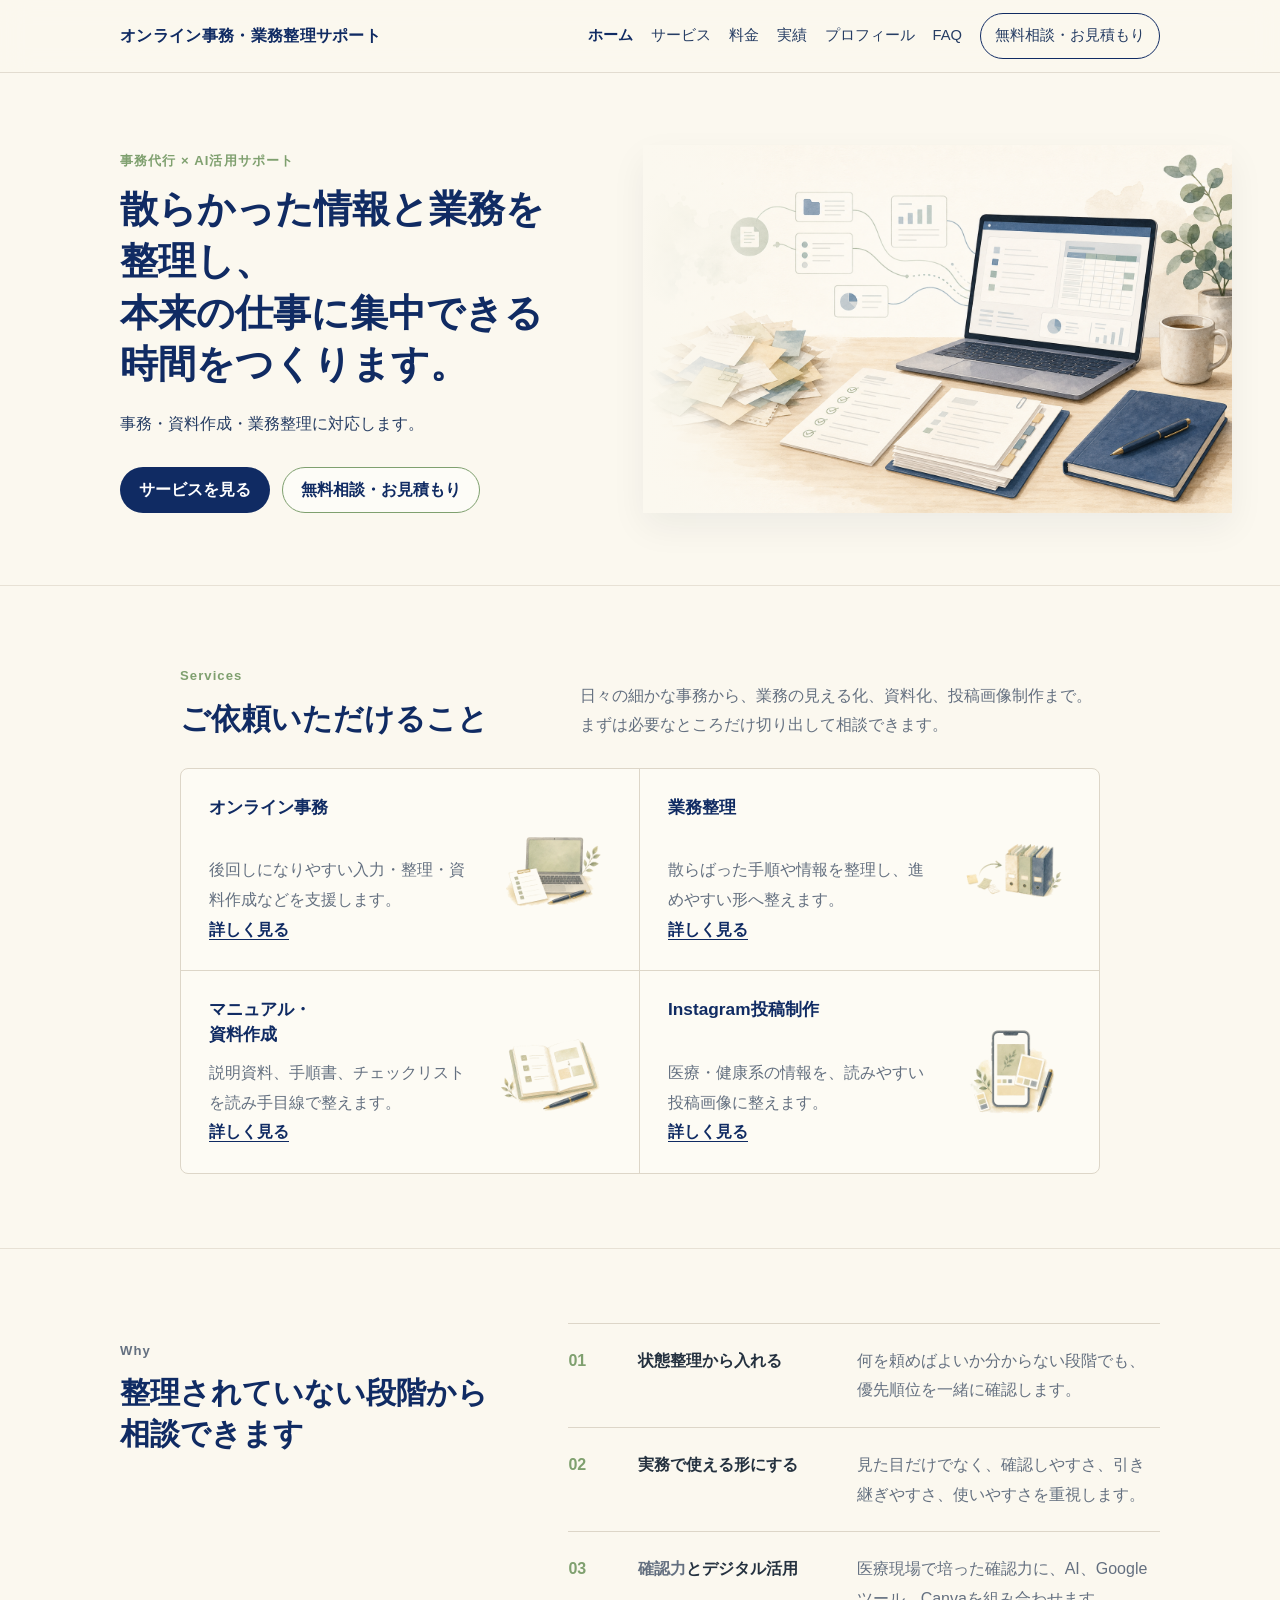
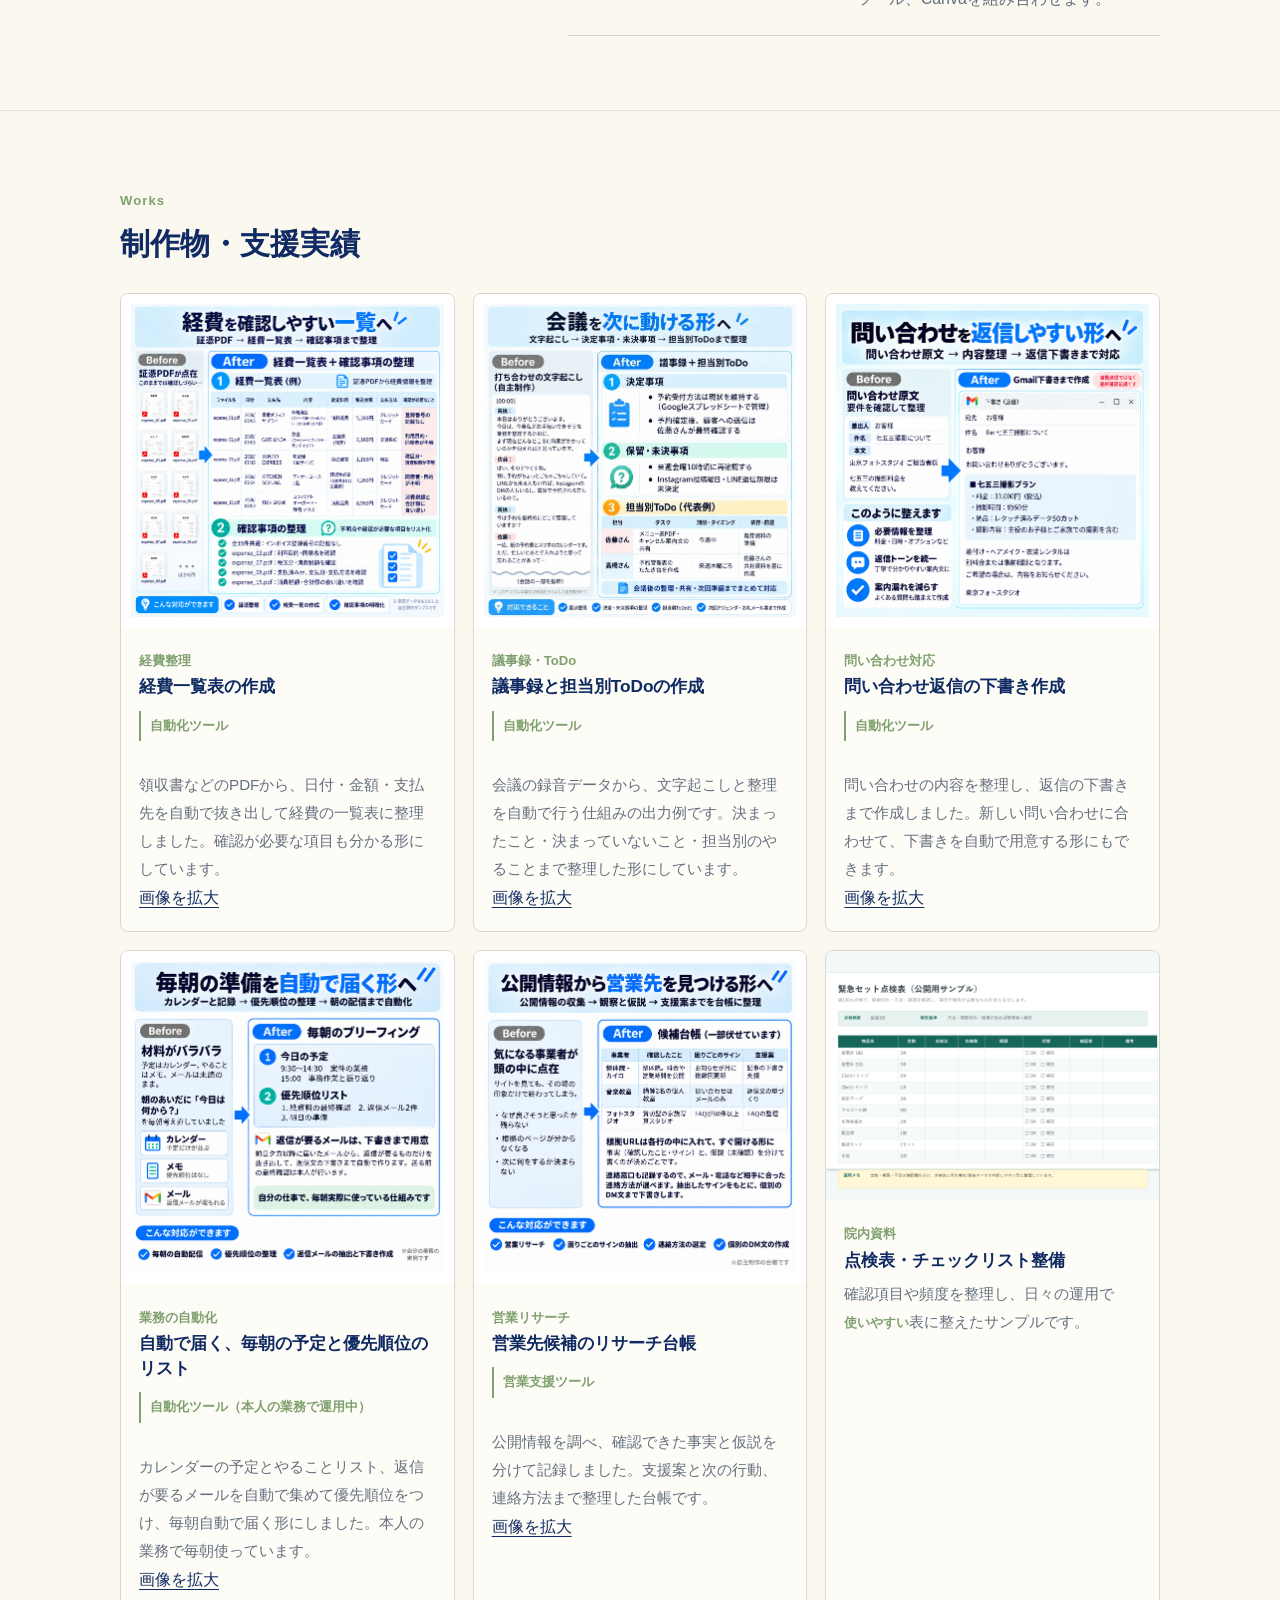
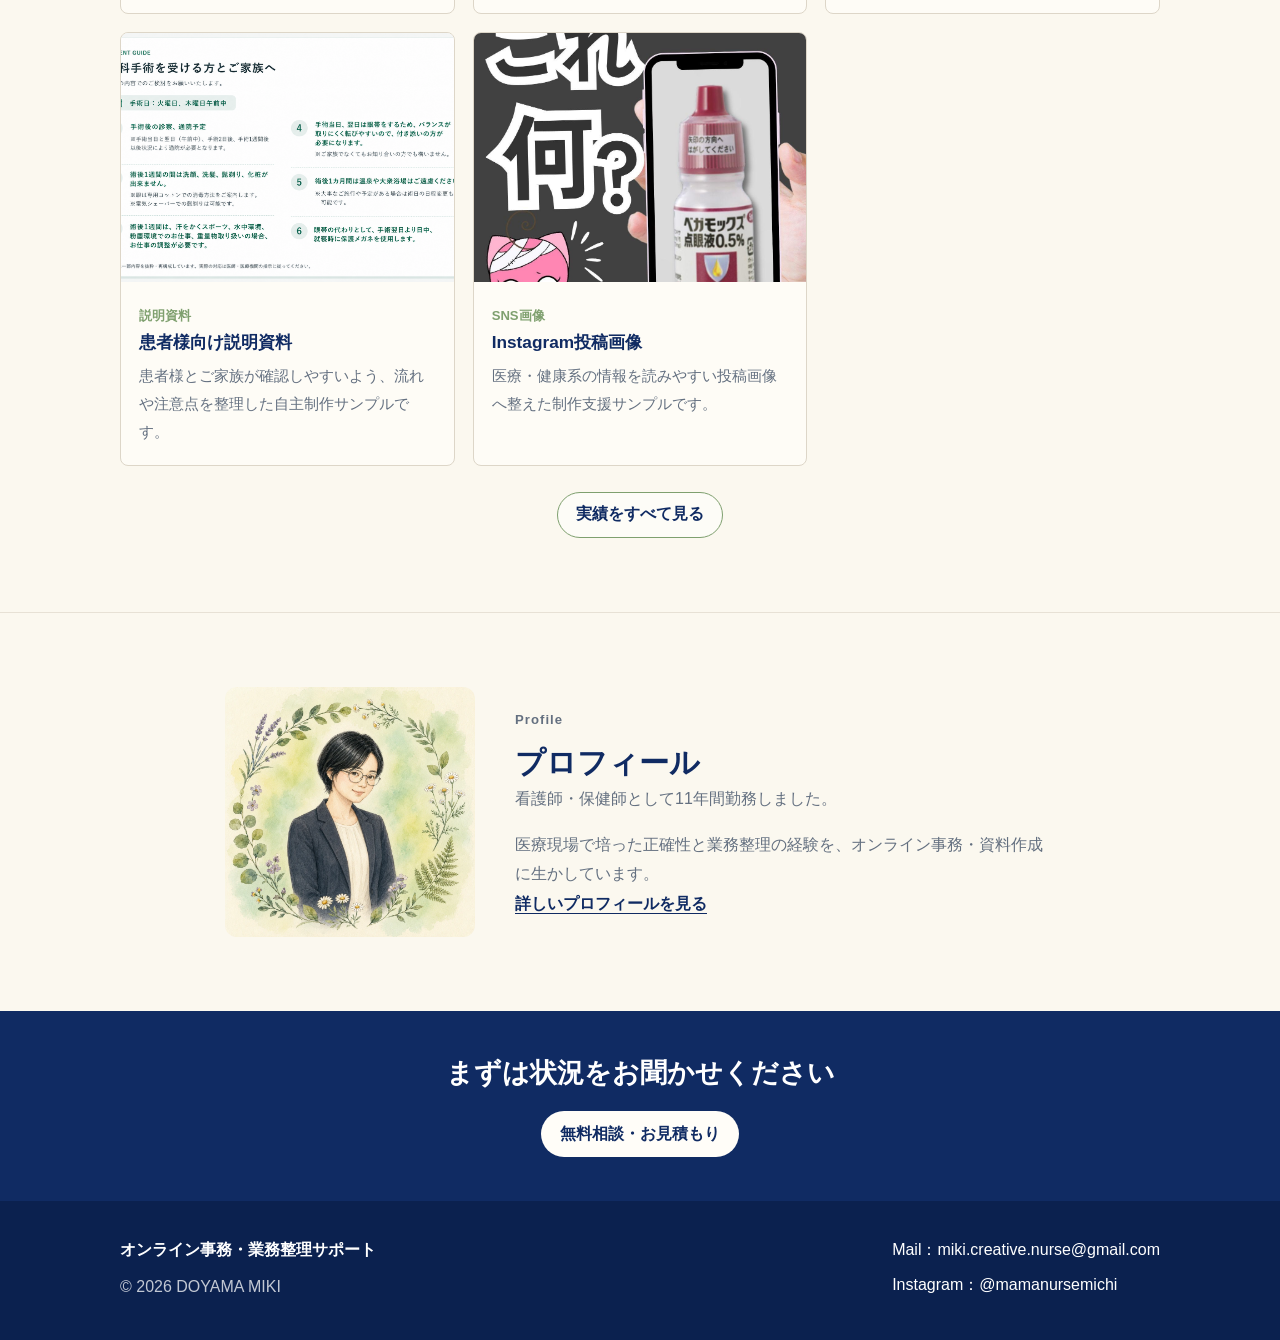
<file: index.html>
<!doctype html>
<html lang="ja">
<head>
  <meta charset="utf-8">
  <meta name="viewport" content="width=device-width, initial-scale=1">
  <title>オンライン事務・業務整理サポート｜個人事業主・小規模事業者向け</title>
  <meta name="description" content="オンライン事務、業務整理、マニュアル・資料作成、Instagram投稿制作をオンラインで支援。散らかった情報と業務を、実際に使いやすい形へ整えます。">
  <link rel="canonical" href="https://mikicreativenurse.github.io/">
  <link rel="stylesheet" href="assets/css/style.css">
  <link rel="stylesheet" href="assets/css/business-samples.css">
</head>
<body data-page="home">
  <a class="skip-link" href="#main">本文へ移動</a>
  <header class="site-header">
    <div class="container header-inner">
      <a class="brand" href="index.html" aria-label="オンライン事務・業務整理サポート ホームへ">オンライン事務・<span>業務整理サポート</span></a>
      <button class="menu-toggle" type="button" aria-controls="site-nav" aria-expanded="false">メニュー</button>
      <nav class="site-nav" id="site-nav" aria-label="主要ナビゲーション">
        <a href="index.html" aria-current="page">ホーム</a>
        <a href="services.html">サービス</a>
        <a href="pricing.html">料金</a>
        <a href="works.html">実績</a>
        <a href="about.html">プロフィール</a>
        <a href="faq.html">FAQ</a>
        <a class="nav-cta form-link" href="#contact">無料相談・お見積もり</a>
      </nav>
    </div>
  </header>

  <main id="main">
    <section class="hero section-tight">
      <div class="container hero-layout">
        <div class="hero-copy">
          <p class="lead-label">事務代行 × AI活用サポート</p>
          <h1><span>散らかった情報と業務を</span><span>整理し、</span><span>本来の仕事に集中できる</span><span>時間をつくります。</span></h1>
          <p>事務・資料作成・業務整理に対応します。</p>
          <div class="button-row">
            <a class="button primary" href="services.html">サービスを見る</a>
            <a class="button secondary form-link" href="#contact">無料相談・お見積もり</a>
          </div>
        </div>
        <figure class="hero-visual">
          <img src="assets/images/hero-workflow-ai.png" alt="未整理のメモや資料をオンラインで整理し、文書やチェックリストに整えるイメージ" width="1792" height="1024">
        </figure>
      </div>
    </section>

    <section class="section" aria-labelledby="services-title">
      <div class="container service-container split-heading">
        <div>
          <p class="section-label">Services</p>
          <h2 id="services-title">ご依頼いただけること</h2>
        </div>
        <p>日々の細かな事務から、業務の見える化、資料化、投稿画像制作まで。まずは必要なところだけ切り出して相談できます。</p>
      </div>
      <div class="container service-container service-matrix" aria-label="ご依頼いただける4つのサービス">
        <article>
          <div class="service-card-copy">
            <h3>オンライン事務</h3>
            <p>後回しになりやすい入力・整理・資料作成などを支援します。</p>
            <a href="services.html#admin">詳しく見る</a>
          </div>
          <img class="service-symbol" src="assets/images/service-symbols/online-admin.webp" alt="" aria-hidden="true" loading="eager" decoding="async" width="600" height="600">
        </article>
        <article>
          <div class="service-card-copy">
            <h3>業務整理</h3>
            <p>散らばった手順や情報を整理し、進めやすい形へ整えます。</p>
            <a href="services.html#workflow">詳しく見る</a>
          </div>
          <img class="service-symbol" src="assets/images/service-symbols/workflow.webp" alt="" aria-hidden="true" loading="eager" decoding="async" width="600" height="600">
        </article>
        <article>
          <div class="service-card-copy">
            <h3><span class="no-break">マニュアル・</span><span class="no-break">資料作成</span></h3>
            <p>説明資料、手順書、チェックリストを読み手目線で整えます。</p>
            <a href="services.html#documents">詳しく見る</a>
          </div>
          <img class="service-symbol" src="assets/images/service-symbols/documents.webp" alt="" aria-hidden="true" loading="eager" decoding="async" width="600" height="600">
        </article>
        <article>
          <div class="service-card-copy">
            <h3>Instagram投稿制作</h3>
            <p>医療・健康系の情報を、読みやすい投稿画像に整えます。</p>
            <a href="services.html#instagram">詳しく見る</a>
          </div>
          <img class="service-symbol" src="assets/images/service-symbols/instagram.webp" alt="" aria-hidden="true" loading="eager" decoding="async" width="600" height="600">
        </article>
      </div>
    </section>

    <section class="section" aria-labelledby="reason-title">
      <div class="container reason-layout">
        <div>
          <p class="section-label">Why</p>
          <h2 id="reason-title">整理されていない<span class="no-break">段階</span>から相談できます</h2>
        </div>
        <ol class="reason-list">
          <li><strong>状態整理から入れる</strong><span>何を頼めばよいか分からない<span class="no-break">段階</span>でも、優先順位を一緒に確認します。</span></li>
          <li><strong>実務で使える形にする</strong><span>見た目だけでなく、確認しやすさ、引き継ぎやすさ、<span class="no-break">使いやすさ</span>を重視します。</span></li>
          <li><strong><span class="no-break">確認力</span>とデジタル活用</strong><span>医療現場で培った<span class="no-break">確認力</span>に、AI、Googleツール、Canvaを組み合わせます。</span></li>
        </ol>
      </div>
    </section>

    <section class="section" aria-labelledby="works-title">
      <div class="container split-heading">
        <div>
          <p class="section-label">Works</p>
          <h2 id="works-title">制作物・支援実績</h2>
        </div>
      </div>
      <div class="container works-preview">
        <article class="work-card business-sample">
          <a class="sample-image" href="assets/portfolio/business-samples/expense-list.png" target="_blank" rel="noopener" aria-label="経費一覧表の作成の画像を拡大"><img src="assets/portfolio/business-samples/expense-list.png" alt="経費一覧表の作成の全体画像" width="1254" height="1254" loading="lazy"></a>
          <div><span>経費整理</span><h3>経費一覧表の作成</h3><p class="work-type">自動化ツール</p><p>領収書などのPDFから、日付・金額・支払先を自動で抜き出して経費の一覧表に整理しました。確認が必要な項目も分かる形にしています。</p><a href="assets/portfolio/business-samples/expense-list.png" target="_blank" rel="noopener">画像を拡大</a></div>
        </article>
        <article class="work-card business-sample">
          <a class="sample-image" href="assets/portfolio/business-samples/meeting-todo.png" target="_blank" rel="noopener" aria-label="議事録と担当別ToDoの作成の画像を拡大"><img src="assets/portfolio/business-samples/meeting-todo.png" alt="議事録と担当別ToDoの作成の全体画像" width="1254" height="1254" loading="lazy"></a>
          <div><span>議事録・ToDo</span><h3>議事録と担当別ToDoの作成</h3><p class="work-type">自動化ツール</p><p>会議の録音データから、文字起こしと整理を自動で行う仕組みの出力例です。決まったこと・決まっていないこと・担当別のやることまで整理した形にしています。</p><a href="assets/portfolio/business-samples/meeting-todo.png" target="_blank" rel="noopener">画像を拡大</a></div>
        </article>
        <article class="work-card business-sample">
          <a class="sample-image" href="assets/portfolio/business-samples/inquiry-draft.png" target="_blank" rel="noopener" aria-label="問い合わせ返信の下書き作成の画像を拡大"><img src="assets/portfolio/business-samples/inquiry-draft.png" alt="問い合わせ返信の下書き作成の全体画像" width="1254" height="1254" loading="lazy"></a>
          <div><span>問い合わせ対応</span><h3>問い合わせ返信の下書き作成</h3><p class="work-type">自動化ツール</p><p>問い合わせの内容を整理し、返信の下書きまで作成しました。新しい問い合わせに合わせて、下書きを自動で用意する形にもできます。</p><a href="assets/portfolio/business-samples/inquiry-draft.png" target="_blank" rel="noopener">画像を拡大</a></div>
        </article>
        <article class="work-card business-sample">
          <a class="sample-image" href="assets/portfolio/business-samples/morning-briefing.png" target="_blank" rel="noopener" aria-label="自動で届く、毎朝の予定と優先順位のリストの画像を拡大"><img src="assets/portfolio/business-samples/morning-briefing.png" alt="自動で届く、毎朝の予定と優先順位のリストの全体画像" width="1254" height="1254" loading="lazy"></a>
          <div><span>業務の自動化</span><h3>自動で届く、毎朝の予定と優先順位のリスト</h3><p class="work-type">自動化ツール（本人の業務で運用中）</p><p>カレンダーの予定とやることリスト、返信が要るメールを自動で集めて優先順位をつけ、毎朝自動で届く形にしました。本人の業務で毎朝使っています。</p><a href="assets/portfolio/business-samples/morning-briefing.png" target="_blank" rel="noopener">画像を拡大</a></div>
        </article>
        <article class="work-card business-sample">
          <a class="sample-image" href="assets/portfolio/business-samples/sales-ledger.png" target="_blank" rel="noopener" aria-label="営業先候補のリサーチ台帳の画像を拡大"><img src="assets/portfolio/business-samples/sales-ledger.png" alt="営業先候補のリサーチ台帳の全体画像" width="1254" height="1254" loading="lazy"></a>
          <div><span>営業リサーチ</span><h3>営業先候補のリサーチ台帳</h3><p class="work-type">営業支援ツール</p><p>公開情報を調べ、確認できた事実と仮説を分けて記録しました。支援案と次の行動、連絡方法まで整理した台帳です。</p><a href="assets/portfolio/business-samples/sales-ledger.png" target="_blank" rel="noopener">画像を拡大</a></div>
        </article>

        <article class="work-card">
          <img src="assets/portfolio/real/04-clinic-checklist-clean.png" alt="点検表とチェックリスト整備のサンプル画像" loading="lazy">
          <div><span>院内資料</span><h3>点検表・チェックリスト整備</h3><p>確認項目や頻度を整理し、日々の運用で<span class="no-break">使いやすい</span>表に整えたサンプルです。</p></div>
        </article>
        <article class="work-card">
          <img src="assets/portfolio/real/01-surgery-guide-full.png" alt="患者様向け説明資料のサンプル画像" loading="lazy">
          <div><span>説明資料</span><h3>患者様向け説明資料</h3><p>患者様とご家族が確認しやすいよう、流れや注意点を整理した自主制作サンプルです。</p></div>
        </article>
        <article class="work-card">
          <img src="assets/portfolio/real/05-instagram-1.jpg" alt="医療機関向けInstagram投稿画像作成サポートのサンプル画像" loading="lazy">
          <div><span>SNS画像</span><h3>Instagram投稿画像</h3><p>医療・健康系の情報を読みやすい投稿画像へ整えた制作支援サンプルです。</p></div>
        </article>
      </div>
      <div class="container center-link"><a class="button secondary" href="works.html">実績をすべて見る</a></div>
    </section>

    <section class="section about-teaser" aria-labelledby="about-title">
      <div class="container about-mini">
        <img src="assets/images/profile-miki-jacket-watercolor.webp" alt="堂山樹のプロフィールイラスト" loading="lazy" decoding="async" width="900" height="900">
        <div>
          <p class="section-label">Profile</p>
          <h2 id="about-title">プロフィール</h2>
          <p>看護師・保健師として11年間勤務しました。</p>
          <p>医療現場で培った正確性と業務整理の経験を、オンライン事務・資料作成に生かしています。</p>
          <a class="text-link" href="about.html">詳しいプロフィールを見る</a>
        </div>
      </div>
    </section>

    <section class="final-cta" id="contact" aria-labelledby="contact-title">
      <div class="container cta-panel">
        <div>
          <h2 id="contact-title">まずは状況をお聞かせください</h2>
        </div>
        <a class="button light form-link" href="#contact">無料相談・お見積もり</a>
      </div>
    </section>
  </main>

  <footer class="site-footer">
    <div class="container footer-grid">
      <div><strong>オンライン事務・業務整理サポート</strong><p>© 2026 DOYAMA MIKI</p></div>
      <div><a href="mailto:miki.creative.nurse@gmail.com">Mail：miki.creative.nurse@gmail.com</a><a href="https://www.instagram.com/mamanursemichi" target="_blank" rel="noopener">Instagram：@mamanursemichi</a></div>
    </div>
  </footer>
  <script src="assets/js/main.js?v=20260804-form"></script>
</body>
</html>
</file>
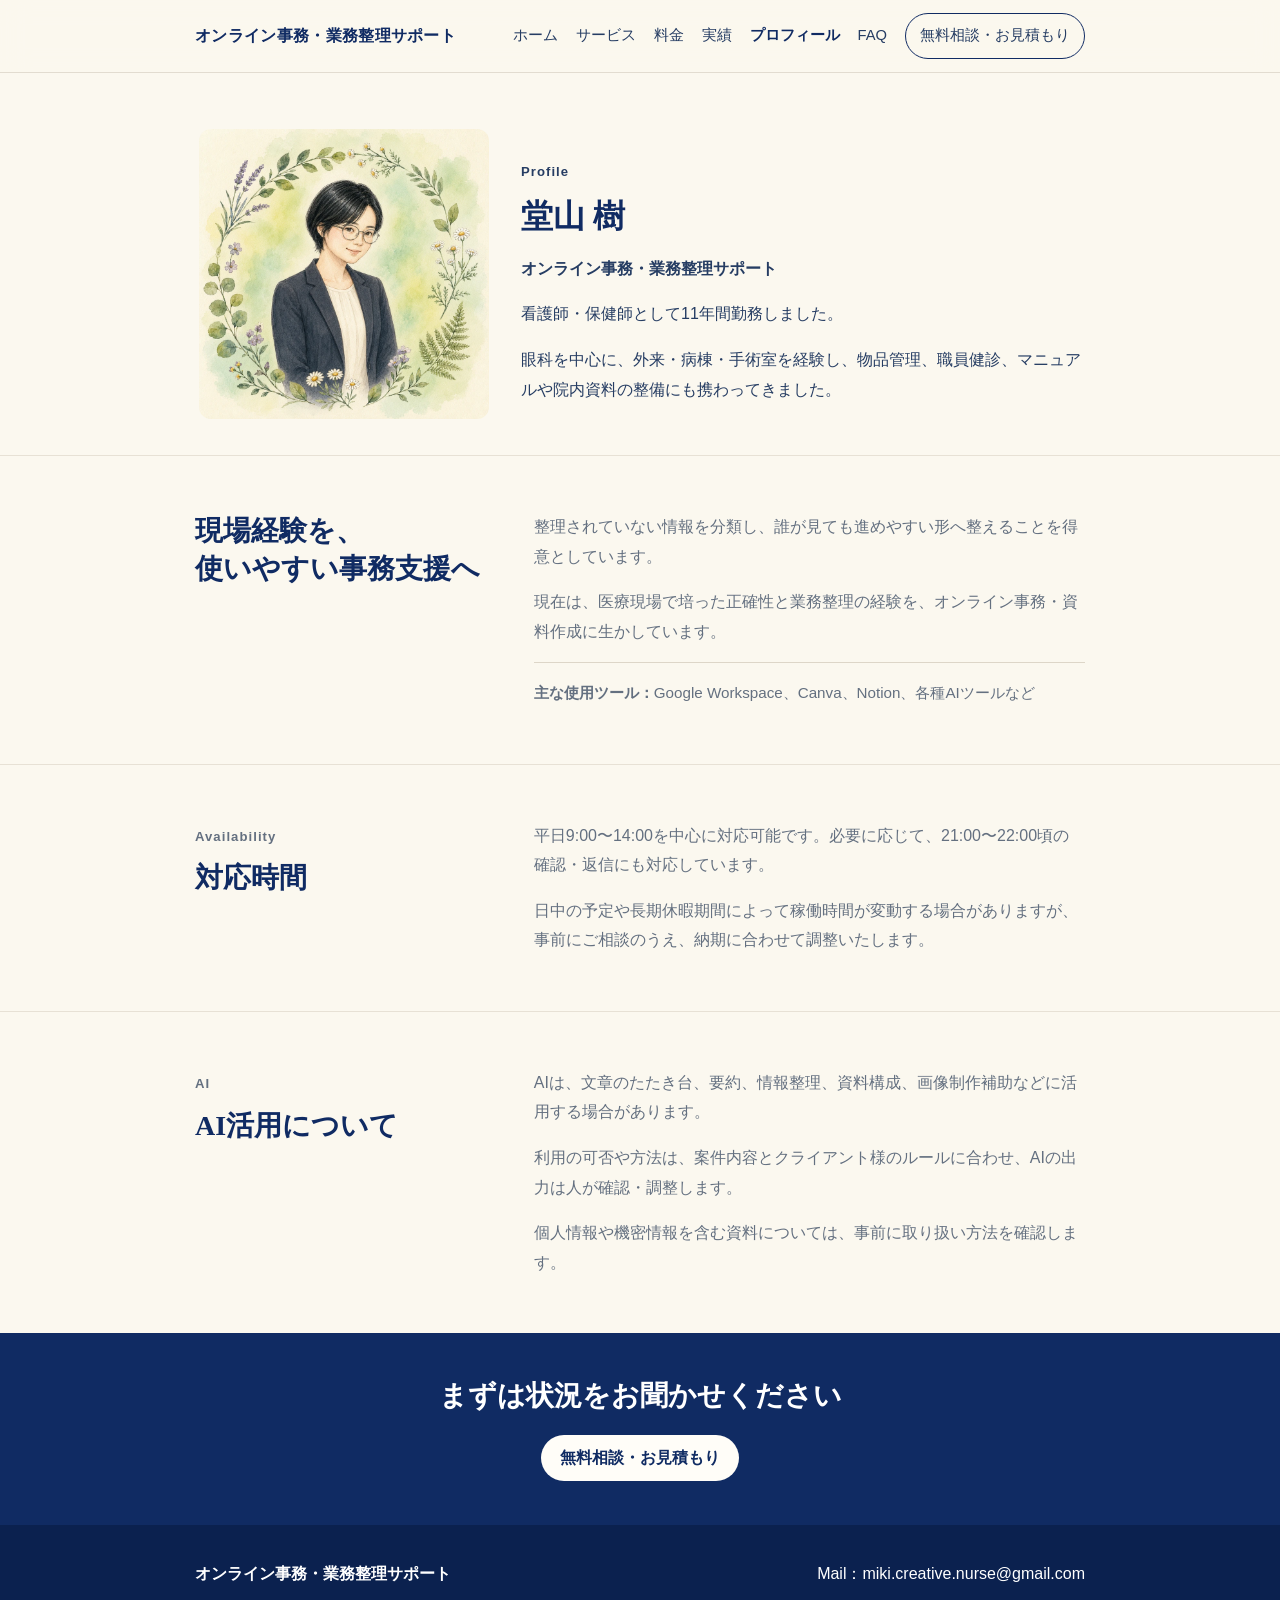
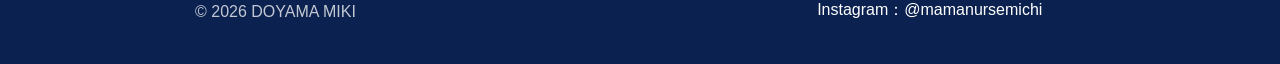
<file: about.html>
<!doctype html>
<html lang="ja">
<head>
  <meta charset="utf-8">
  <meta name="viewport" content="width=device-width, initial-scale=1">
  <title>プロフィール｜オンライン事務・業務整理サポート</title>
  <meta name="description" content="堂山樹のプロフィール、医療現場での経験、使用ツール、対応時間、AI活用方針を掲載しています。">
  <link rel="canonical" href="https://mikicreativenurse.github.io/about.html">
  <link rel="stylesheet" href="assets/css/style.css">
</head>
<body data-page="about">
  <a class="skip-link" href="#main">本文へ移動</a>
  <header class="site-header"><div class="container header-inner"><a class="brand" href="index.html">オンライン事務・<span>業務整理サポート</span></a><button class="menu-toggle" type="button" aria-controls="site-nav" aria-expanded="false">メニュー</button><nav class="site-nav" id="site-nav" aria-label="主要ナビゲーション"><a href="index.html">ホーム</a><a href="services.html">サービス</a><a href="pricing.html">料金</a><a href="works.html">実績</a><a href="about.html" aria-current="page">プロフィール</a><a href="faq.html">FAQ</a><a class="nav-cta form-link" href="#contact">無料相談・お見積もり</a></nav></div></header>
  <main id="main">
    <section class="page-hero about-hero"><div class="container about-layout"><img src="assets/images/profile-miki-jacket-watercolor.webp" alt="堂山樹のプロフィールイラスト" width="900" height="900" loading="eager" decoding="async"><div><p class="section-label">Profile</p><h1>堂山 樹</h1><p class="profile-role">オンライン事務・業務整理サポート</p><p>看護師・保健師として11年間勤務しました。</p><p>眼科を中心に、外来・病棟・手術室を経験し、物品管理、職員健診、マニュアルや院内資料の整備にも携わってきました。</p></div></div></section>

    <section class="section"><div class="container text-columns"><div><h2>現場経験を、<span class="no-break">使いやすい</span>事務支援へ</h2></div><div><p>整理されていない情報を分類し、誰が見ても進めやすい形へ整えることを得意としています。</p><p>現在は、医療現場で培った正確性と業務整理の経験を、オンライン事務・資料作成に生かしています。</p><p class="tool-inline"><strong>主な使用ツール：</strong>Google Workspace、Canva、Notion、各種AIツールなど</p></div></div></section>

    <section class="section"><div class="container text-columns"><div><p class="section-label">Availability</p><h2>対応時間</h2></div><div><p>平日9:00〜14:00を中心に対応可能です。必要に応じて、21:00〜22:00頃の確認・返信にも対応しています。</p><p>日中の予定や長期休暇期間によって稼働時間が変動する場合がありますが、事前にご相談のうえ、納期に合わせて調整いたします。</p></div></div></section>

    <section class="section"><div class="container text-columns"><div><p class="section-label">AI</p><h2>AI活用について</h2></div><div><p>AIは、文章のたたき台、要約、情報整理、資料構成、画像制作補助などに活用する場合があります。</p><p>利用の可否や方法は、案件内容とクライアント様のルールに合わせ、AIの出力は人が<span class="no-break">確認</span>・調整します。</p><p>個人情報や機密情報を含む資料については、事前に取り扱い方法を確認します。</p></div></div></section>

    <section class="final-cta" id="contact"><div class="container cta-panel"><div><h2>まずは状況をお聞かせください</h2></div><a class="button light form-link" href="#contact">無料相談・お見積もり</a></div></section>
  </main>
  <footer class="site-footer"><div class="container footer-grid"><div><strong>オンライン事務・業務整理サポート</strong><p>© 2026 DOYAMA MIKI</p></div><div><a href="mailto:miki.creative.nurse@gmail.com">Mail：miki.creative.nurse@gmail.com</a><a href="https://www.instagram.com/mamanursemichi" target="_blank" rel="noopener">Instagram：@mamanursemichi</a></div></div></footer>
  <script src="assets/js/main.js?v=20260804-form"></script>
</body>
</html>
</file>
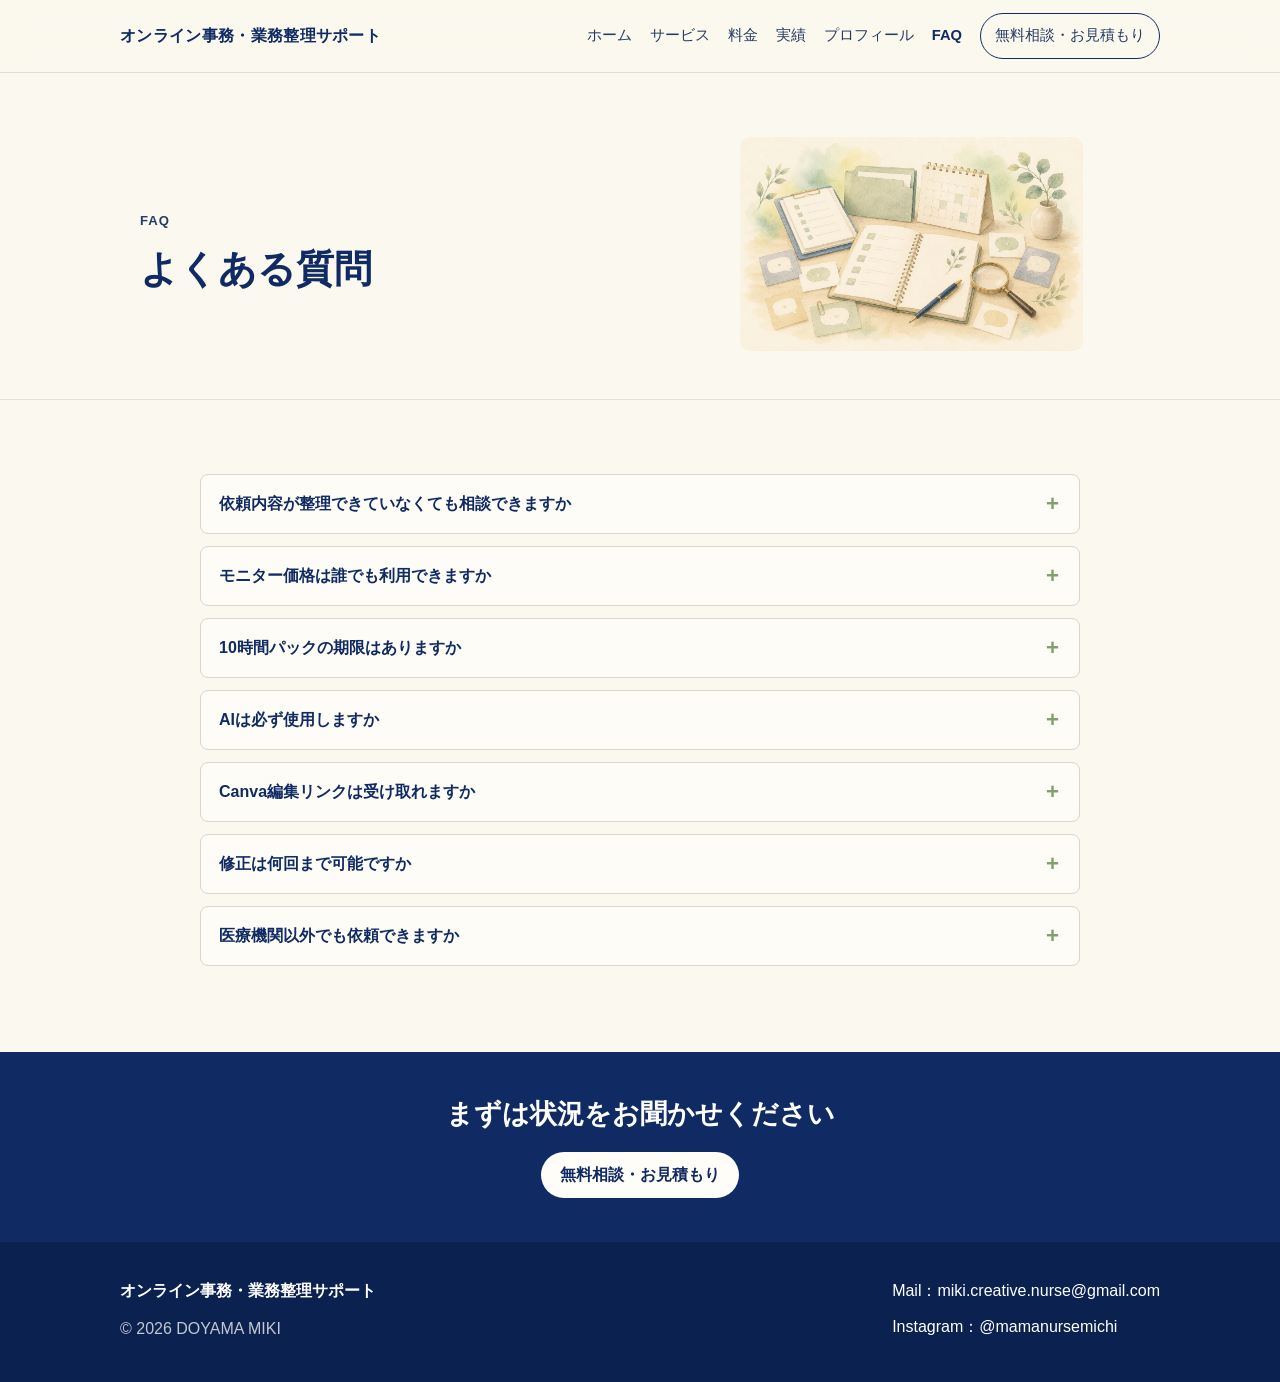
<file: faq.html>
<!doctype html>
<html lang="ja">
<head>
  <meta charset="utf-8">
  <meta name="viewport" content="width=device-width, initial-scale=1">
  <title>よくある質問｜オンライン事務・業務整理サポート</title>
  <meta name="description" content="依頼前によくある質問、モニター価格、10時間パック、AI活用、Canva納品、修正回数についてまとめています。">
  <link rel="canonical" href="https://mikicreativenurse.github.io/faq.html">
  <link rel="stylesheet" href="assets/css/style.css">
</head>
<body data-page="faq">
  <a class="skip-link" href="#main">本文へ移動</a>
  <header class="site-header"><div class="container header-inner"><a class="brand" href="index.html">オンライン事務・<span>業務整理サポート</span></a><button class="menu-toggle" type="button" aria-controls="site-nav" aria-expanded="false">メニュー</button><nav class="site-nav" id="site-nav" aria-label="主要ナビゲーション"><a href="index.html">ホーム</a><a href="services.html">サービス</a><a href="pricing.html">料金</a><a href="works.html">実績</a><a href="about.html">プロフィール</a><a href="faq.html" aria-current="page">FAQ</a><a class="nav-cta form-link" href="#contact">無料相談・お見積もり</a></nav></div></header>
  <main id="main">
    <section class="page-hero"><div class="container page-hero-grid"><div><p class="section-label">FAQ</p><h1>よくある質問</h1></div><img class="page-visual" src="assets/images/page-visuals/faq-watercolor.webp" alt="" width="1199" height="750" loading="eager" decoding="async"></div></section>

    <section class="section"><div class="container faq-list">
      <article class="faq-item"><h2><button type="button" aria-expanded="false">依頼内容が整理できていなくても相談できますか</button></h2><div class="faq-panel"><p>はい、大丈夫です。現在の状況や困っていることをお聞きし、依頼内容を一緒に整理します。</p></div></article>
      <article class="faq-item"><h2><button type="button" aria-expanded="false">モニター価格は誰でも利用できますか</button></h2><div class="faq-panel"><p>先着3枠、5時間以上のご依頼が対象です。匿名での実績紹介と、簡単なご感想にご協力いただける方に限ります。掲載内容は公開前に確認いただきます。</p></div></article>
      <article class="faq-item"><h2><button type="button" aria-expanded="false">10時間パックの期限はありますか</button></h2><div class="faq-panel"><p>開始日から1か月です。未使用時間は、翌月へ1回のみ繰り越せます。</p></div></article>
      <article class="faq-item"><h2><button type="button" aria-expanded="false">AIは必ず使用しますか</button></h2><div class="faq-panel"><p>必ず使用するわけではありません。案件内容やクライアント様のルールに合わせて使用可否を確認します。AIの出力は人が確認・調整します。</p></div></article>
      <article class="faq-item"><h2><button type="button" aria-expanded="false">Canva編集リンクは受け取れますか</button></h2><div class="faq-panel"><p>Instagram投稿制作では、Canva編集リンクと完成画像を納品します。資料制作でもCanvaで作成する場合は、必要に応じて編集リンクを共有できます。</p></div></article>
      <article class="faq-item"><h2><button type="button" aria-expanded="false">修正は何回まで可能ですか</button></h2><div class="faq-panel"><p>Instagram投稿は初回2投稿まで修正2回、方向性確定後の継続制作は修正1回です。その他の成果物は、原則として修正1回を含みます。大きな構成変更や追加作業がある場合は、別途ご相談となります。</p></div></article>
      <article class="faq-item"><h2><button type="button" aria-expanded="false">医療機関以外でも依頼できますか</button></h2><div class="faq-panel"><p>はい。クリニック、小規模事業者、医療・健康系の個人事業主を中心に、事務整理や資料作成が必要な方からのご相談に対応します。</p></div></article>
    </div></section>

    <section class="final-cta" id="contact"><div class="container cta-panel"><div><h2>まずは状況をお聞かせください</h2></div><a class="button light form-link" href="#contact">無料相談・お見積もり</a></div></section>
  </main>
  <footer class="site-footer"><div class="container footer-grid"><div><strong>オンライン事務・業務整理サポート</strong><p>© 2026 DOYAMA MIKI</p></div><div><a href="mailto:miki.creative.nurse@gmail.com">Mail：miki.creative.nurse@gmail.com</a><a href="https://www.instagram.com/mamanursemichi" target="_blank" rel="noopener">Instagram：@mamanursemichi</a></div></div></footer>
  <script src="assets/js/main.js?v=20260804-form"></script>
</body>
</html>
</file>
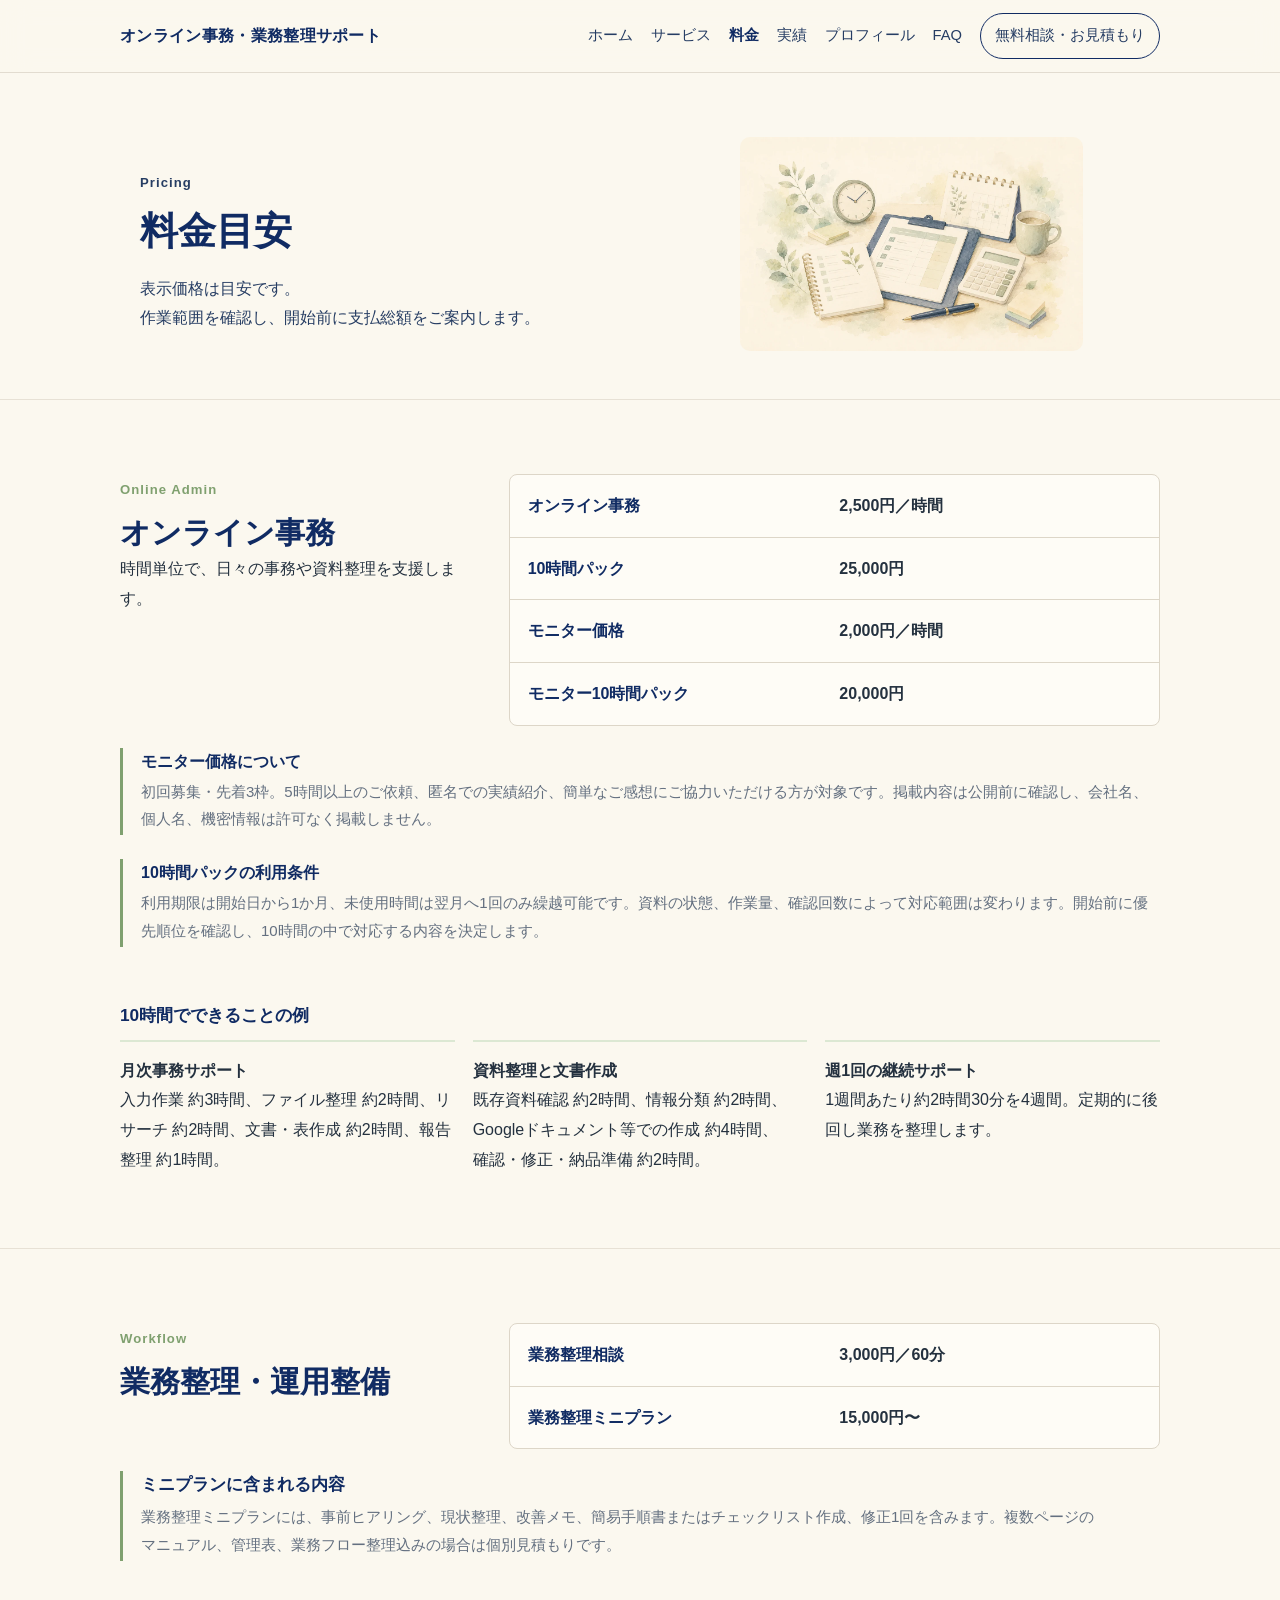
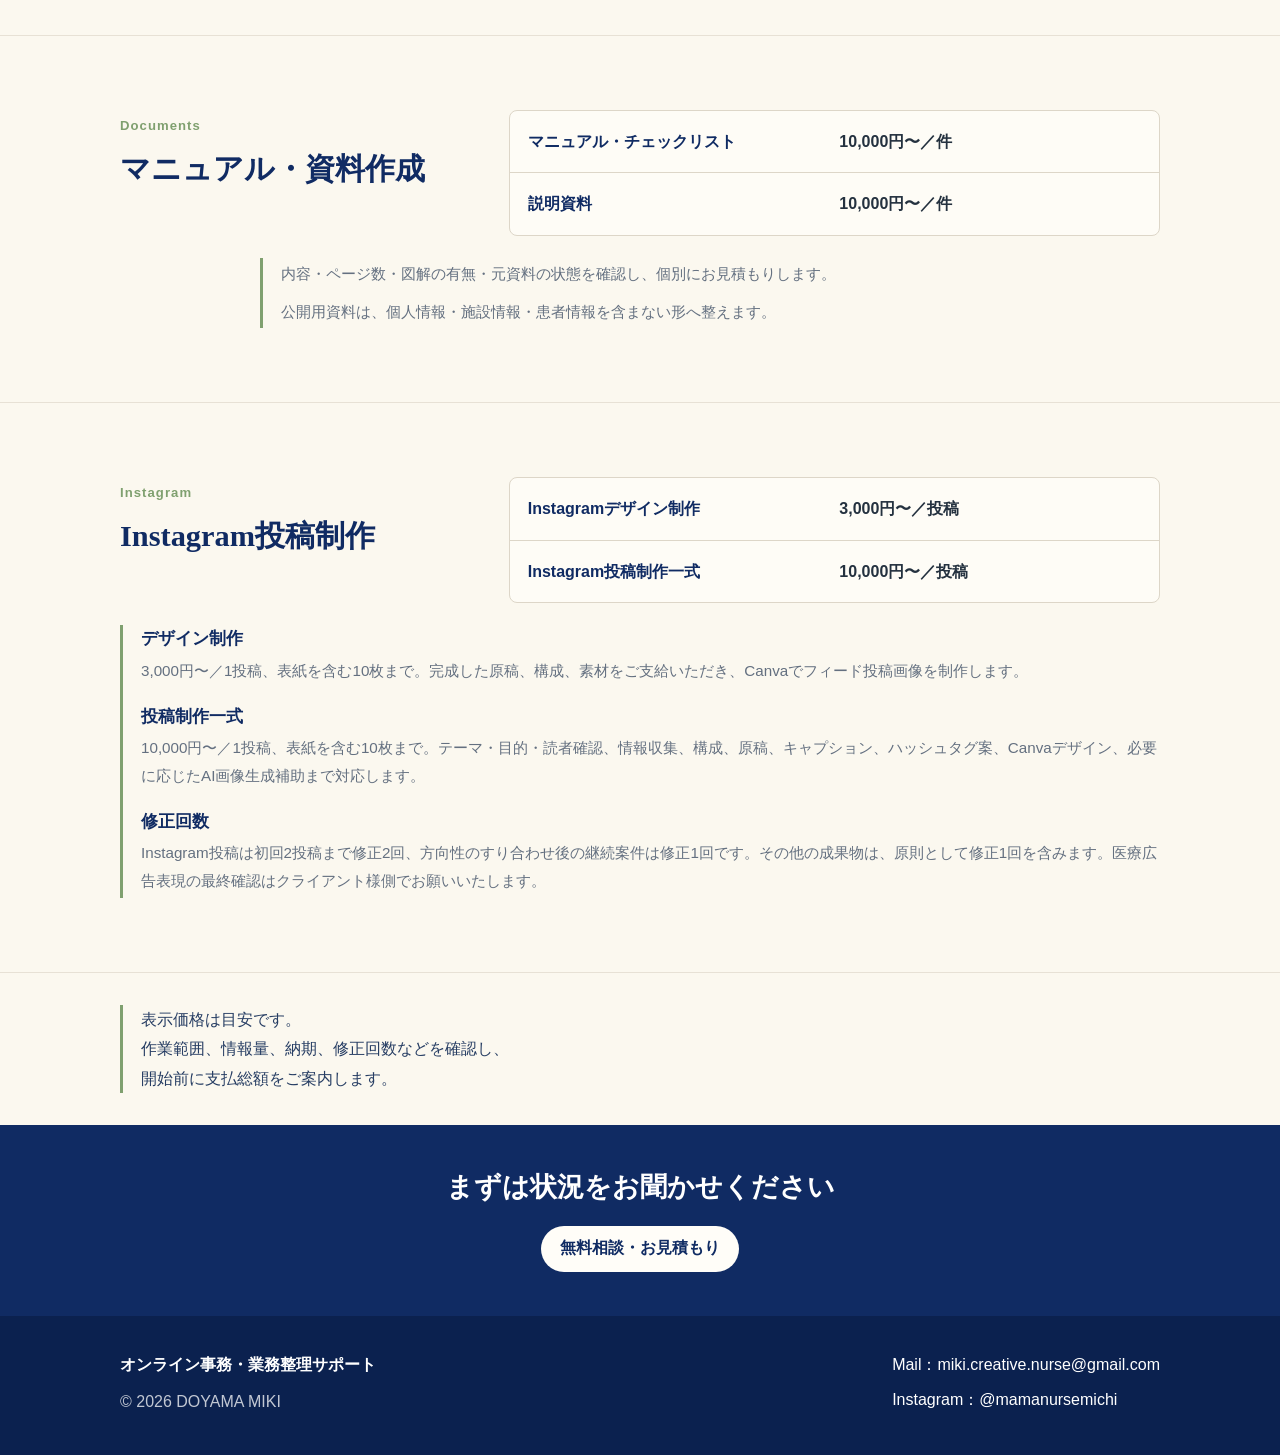
<file: pricing.html>
<!doctype html>
<html lang="ja">
<head>
  <meta charset="utf-8">
  <meta name="viewport" content="width=device-width, initial-scale=1">
  <title>料金｜オンライン事務・業務整理サポート</title>
  <meta name="description" content="オンライン事務、業務整理、マニュアル・資料作成、Instagram投稿制作の料金目安、モニター条件、10時間パック利用例をまとめています。">
  <link rel="canonical" href="https://mikicreativenurse.github.io/pricing.html">
  <link rel="stylesheet" href="assets/css/style.css">
</head>
<body data-page="pricing">
  <a class="skip-link" href="#main">本文へ移動</a>
  <header class="site-header"><div class="container header-inner"><a class="brand" href="index.html">オンライン事務・<span>業務整理サポート</span></a><button class="menu-toggle" type="button" aria-controls="site-nav" aria-expanded="false">メニュー</button><nav class="site-nav" id="site-nav" aria-label="主要ナビゲーション"><a href="index.html">ホーム</a><a href="services.html">サービス</a><a href="pricing.html" aria-current="page">料金</a><a href="works.html">実績</a><a href="about.html">プロフィール</a><a href="faq.html">FAQ</a><a class="nav-cta form-link" href="#contact">無料相談・お見積もり</a></nav></div></header>
  <main id="main">
    <section class="page-hero"><div class="container page-hero-grid"><div><p class="section-label">Pricing</p><h1>料金目安</h1><p>表示価格は目安です。<br>作業範囲を確認し、開始前に支払総額をご案内します。</p></div><img class="page-visual" src="assets/images/page-visuals/pricing-watercolor.webp" alt="" width="1199" height="750" loading="eager" decoding="async"></div></section>

    <section class="section" id="admin-price">
      <div class="container pricing-layout">
        <div><p class="section-label">Online Admin</p><h2>オンライン事務</h2><p>時間単位で、日々の事務や資料整理を支援します。</p></div>
        <div class="price-table-wrap"><table class="price-table"><tbody><tr><th>オンライン事務</th><td>2,500円／時間</td></tr><tr><th>10時間パック</th><td>25,000円</td></tr><tr><th>モニター価格</th><td>2,000円／時間</td></tr><tr><th>モニター10時間パック</th><td>20,000円</td></tr></tbody></table></div>
      </div>
      <div class="container monitor-note"><h3>モニター価格について</h3><p>初回募集・先着3枠。5時間以上のご依頼、匿名での実績紹介、簡単なご感想にご協力いただける方が対象です。掲載内容は公開前に<span class="no-break">確認</span>し、会社名、個人名、機密情報は許可なく掲載しません。</p></div>
      <div class="container pack-note"><h3>10時間パックの利用条件</h3><p>利用期限は開始日から1か月、未使用時間は翌月へ1回のみ繰越可能です。資料の状態、作業量、確認回数によって対応範囲は変わります。開始前に優先順位を確認し、10時間の中で対応する内容を決定します。</p></div>
      <div class="container example-list"><h3>10時間でできることの例</h3><div><article><strong>月次事務サポート</strong><p>入力作業 約3時間、ファイル整理 約2時間、リサーチ 約2時間、文書・表作成 約2時間、報告整理 約1時間。</p></article><article><strong>資料整理と文書作成</strong><p>既存資料<span class="no-break">確認</span> 約2時間、情報分類 約2時間、Googleドキュメント等での作成 約4時間、<span class="no-break">確認</span>・修正・納品準備 約2時間。</p></article><article><strong>週1回の継続サポート</strong><p>1週間あたり約2時間30分を4週間。定期的に後回し業務を整理します。</p></article></div></div>
    </section>

    <section class="section" id="workflow-price">
      <div class="container pricing-layout"><div><p class="section-label">Workflow</p><h2>業務整理・運用整備</h2></div><div class="price-table-wrap"><table class="price-table"><tbody><tr><th>業務整理相談</th><td>3,000円／60分</td></tr><tr><th>業務整理ミニプラン</th><td>15,000円〜</td></tr></tbody></table></div></div>
      <div class="container note-block"><h3>ミニプランに含まれる内容</h3><p>業務整理ミニプランには、事前ヒアリング、現状整理、改善メモ、簡易手順書またはチェックリスト作成、修正1回を含みます。複数ページの<span class="no-break">マニュアル</span>、管理表、業務フロー整理込みの場合は個別見積もりです。</p></div>
    </section>

    <section class="section" id="document-price">
      <div class="container pricing-layout"><div><p class="section-label">Documents</p><h2><span class="no-break">マニュアル・資料作成</span></h2></div><div class="price-table-wrap"><table class="price-table"><tbody><tr><th>マニュアル・チェックリスト</th><td>10,000円〜／件</td></tr><tr><th>説明資料</th><td>10,000円〜／件</td></tr></tbody></table></div></div>
      <div class="container note-block document-note"><p>内容・ページ数・図解の有無・元資料の状態を確認し、個別にお見積もりします。</p><p>公開用資料は、個人情報・施設情報・患者情報を含まない形へ整えます。</p></div>
    </section>

    <section class="section" id="instagram-price">
      <div class="container pricing-layout"><div><p class="section-label">Instagram</p><h2>Instagram投稿制作</h2></div><div class="price-table-wrap"><table class="price-table"><tbody><tr><th>Instagramデザイン制作</th><td>3,000円〜／投稿</td></tr><tr><th>Instagram投稿制作一式</th><td>10,000円〜／投稿</td></tr></tbody></table></div></div>
      <div class="container note-block"><h3>デザイン制作</h3><p>3,000円〜／1投稿、表紙を含む10枚まで。完成した原稿、構成、素材をご支給いただき、Canvaでフィード投稿画像を制作します。</p><h3>投稿制作一式</h3><p>10,000円〜／1投稿、表紙を含む10枚まで。テーマ・目的・読者確認、情報収集、構成、原稿、キャプション、ハッシュタグ案、Canvaデザイン、必要に応じたAI画像生成補助まで対応します。</p><h3>修正回数</h3><p>Instagram投稿は初回2投稿まで修正2回、方向性のすり合わせ後の継続案件は修正1回です。その他の成果物は、原則として修正1回を含みます。医療広告表現の最終<span class="no-break">確認</span>はクライアント様側でお願いいたします。</p></div>
    </section>

    <section class="section price-notice-section"><div class="container price-notice"><p>表示価格は目安です。<br>作業範囲、情報量、納期、修正回数などを<span class="no-break">確認</span>し、<br>開始前に支払総額をご案内します。</p></div></section>

    <section class="final-cta" id="contact"><div class="container cta-panel"><div><h2>まずは状況をお聞かせください</h2></div><a class="button light form-link" href="#contact">無料相談・お見積もり</a></div></section>
  </main>
  <footer class="site-footer"><div class="container footer-grid"><div><strong>オンライン事務・業務整理サポート</strong><p>© 2026 DOYAMA MIKI</p></div><div><a href="mailto:miki.creative.nurse@gmail.com">Mail：miki.creative.nurse@gmail.com</a><a href="https://www.instagram.com/mamanursemichi" target="_blank" rel="noopener">Instagram：@mamanursemichi</a></div></div></footer>
  <script src="assets/js/main.js?v=20260804-form"></script>
</body>
</html>
</file>
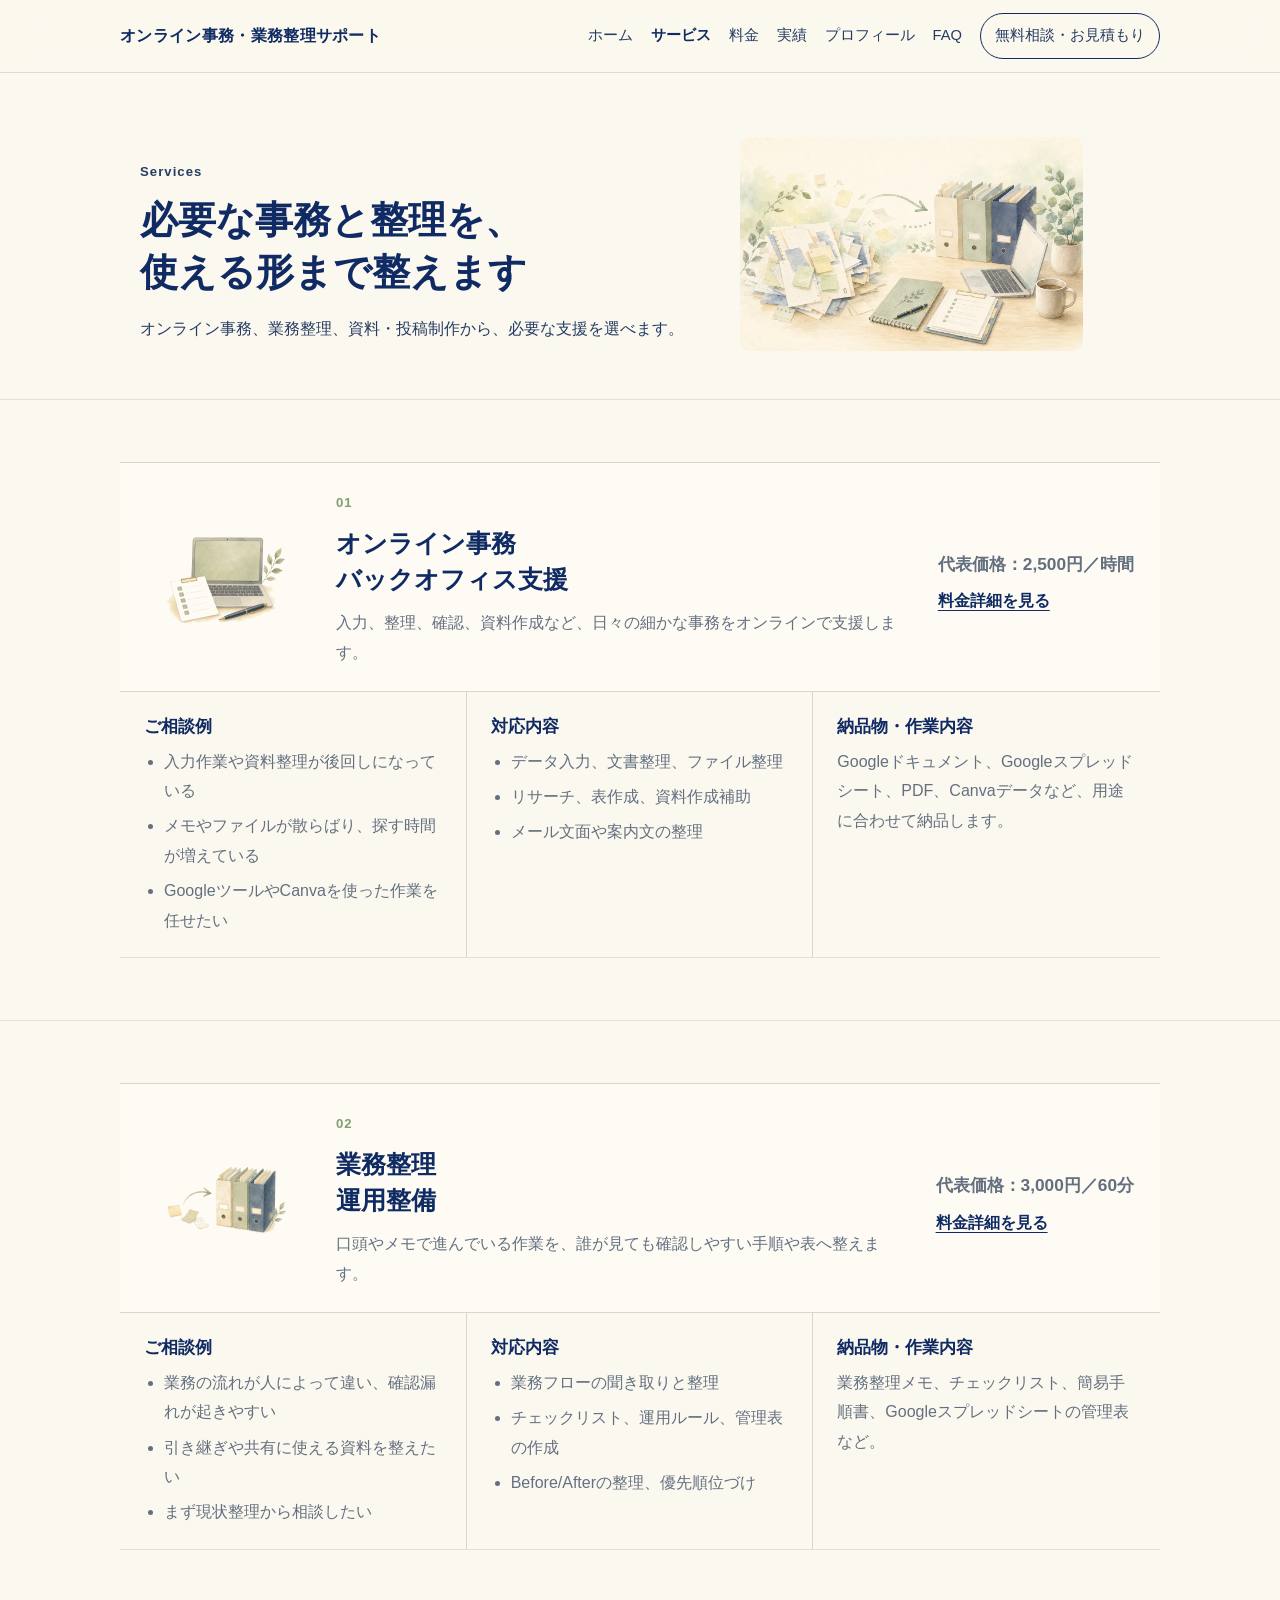
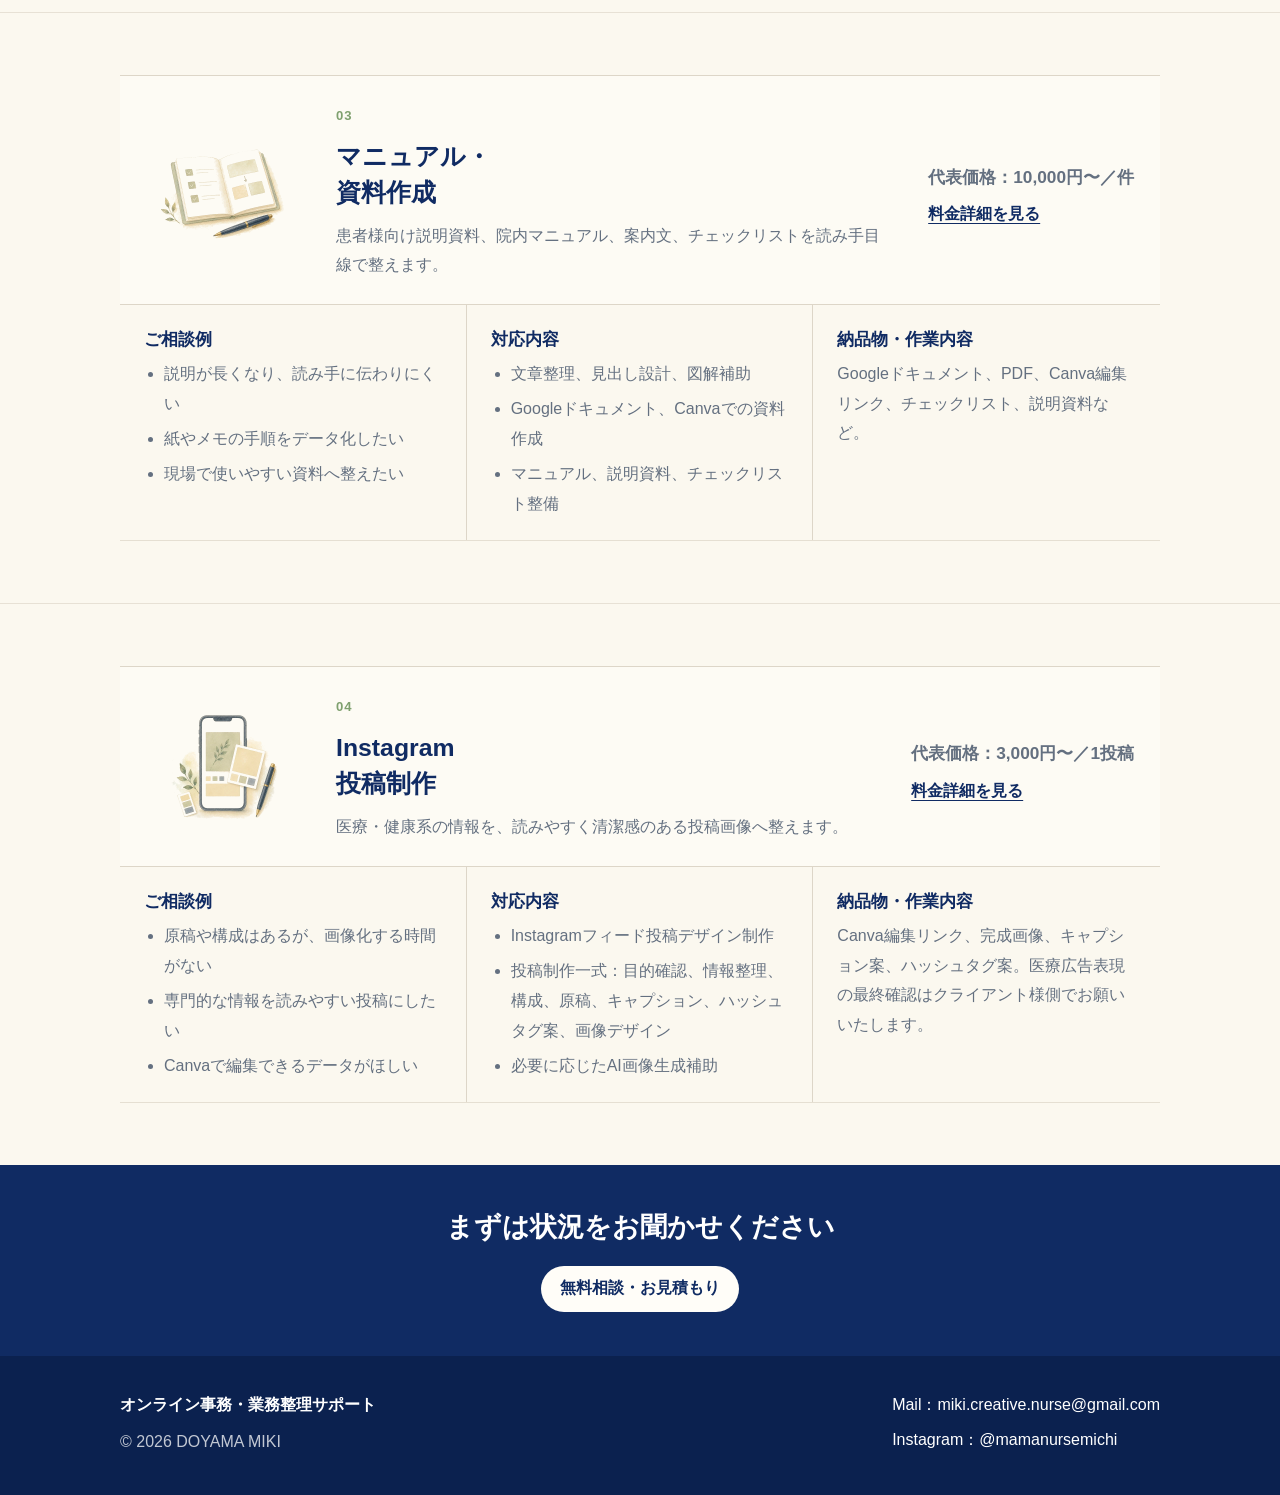
<file: services.html>
<!doctype html>
<html lang="ja">
<head>
  <meta charset="utf-8">
  <meta name="viewport" content="width=device-width, initial-scale=1">
  <title>サービス｜オンライン事務・業務整理サポート</title>
  <meta name="description" content="オンライン事務、業務整理、マニュアル・資料作成、Instagram投稿制作の対応内容と納品物を紹介します。">
  <link rel="canonical" href="https://mikicreativenurse.github.io/services.html">
  <link rel="stylesheet" href="assets/css/style.css">
</head>
<body data-page="services">
  <a class="skip-link" href="#main">本文へ移動</a>
  <header class="site-header"><div class="container header-inner"><a class="brand" href="index.html">オンライン事務・<span>業務整理サポート</span></a><button class="menu-toggle" type="button" aria-controls="site-nav" aria-expanded="false">メニュー</button><nav class="site-nav" id="site-nav" aria-label="主要ナビゲーション"><a href="index.html">ホーム</a><a href="services.html" aria-current="page">サービス</a><a href="pricing.html">料金</a><a href="works.html">実績</a><a href="about.html">プロフィール</a><a href="faq.html">FAQ</a><a class="nav-cta form-link" href="#contact">無料相談・お見積もり</a></nav></div></header>
  <main id="main">
    <section class="page-hero"><div class="container page-hero-grid"><div><p class="section-label">Services</p><h1><span>必要な事務と整理を、</span><span>使える形まで整えます</span></h1><p>オンライン事務、業務整理、資料・投稿制作から、必要な支援を選べます。</p></div><img class="page-visual" src="assets/images/page-visuals/services-watercolor.webp" alt="" width="1199" height="750" loading="eager" decoding="async"></div></section>

    <section class="section service-detail" id="admin">
      <div class="container service-block"><div class="service-band"><img class="service-band-symbol" src="assets/images/service-symbols/online-admin.webp" alt="" aria-hidden="true" loading="eager" decoding="async" width="600" height="600"><div><p class="section-label">01</p><h2><span>オンライン事務</span><span>バックオフィス支援</span></h2><p>入力、整理、確認、資料作成など、日々の細かな事務をオンラインで支援します。</p></div><div class="service-band-price"><p class="price-line">代表価格：2,500円／時間</p><a class="text-link" href="pricing.html#admin-price">料金詳細を見る</a></div></div><div class="service-columns"><div><h3>ご相談例</h3><ul><li>入力作業や資料整理が後回しになっている</li><li>メモやファイルが散らばり、探す時間が増えている</li><li>GoogleツールやCanvaを使った作業を任せたい</li></ul></div><div><h3>対応内容</h3><ul><li>データ入力、文書整理、ファイル整理</li><li>リサーチ、表作成、資料作成補助</li><li>メール文面や案内文の整理</li></ul></div><div><h3>納品物・作業内容</h3><p>Googleドキュメント、Googleスプレッドシート、PDF、Canvaデータなど、用途に合わせて納品します。</p></div></div></div>
    </section>

    <section class="section service-detail" id="workflow">
      <div class="container service-block"><div class="service-band"><img class="service-band-symbol" src="assets/images/service-symbols/workflow.webp" alt="" aria-hidden="true" loading="eager" decoding="async" width="600" height="600"><div><p class="section-label">02</p><h2><span>業務整理</span><span>運用整備</span></h2><p>口頭やメモで進んでいる作業を、誰が見ても<span class="no-break">確認</span>しやすい手順や表へ整えます。</p></div><div class="service-band-price"><p class="price-line">代表価格：3,000円／60分</p><a class="text-link" href="pricing.html#workflow-price">料金詳細を見る</a></div></div><div class="service-columns"><div><h3>ご相談例</h3><ul><li>業務の流れが人によって違い、確認漏れが起きやすい</li><li>引き継ぎや共有に使える資料を整えたい</li><li>まず現状整理から相談したい</li></ul></div><div><h3>対応内容</h3><ul><li>業務フローの聞き取りと整理</li><li>チェックリスト、運用ルール、管理表の作成</li><li>Before/Afterの整理、優先順位づけ</li></ul></div><div><h3>納品物・作業内容</h3><p>業務整理メモ、チェックリスト、簡易手順書、Googleスプレッドシートの管理表など。</p></div></div></div>
    </section>

    <section class="section service-detail" id="documents">
      <div class="container service-block"><div class="service-band"><img class="service-band-symbol" src="assets/images/service-symbols/documents.webp" alt="" aria-hidden="true" loading="eager" decoding="async" width="600" height="600"><div><p class="section-label">03</p><h2 class="manual-heading"><span>マニュアル・</span><span>資料作成</span></h2><p>患者様向け説明資料、院内マニュアル、案内文、チェックリストを読み手目線で整えます。</p></div><div class="service-band-price"><p class="price-line">代表価格：10,000円〜／件</p><a class="text-link" href="pricing.html#document-price">料金詳細を見る</a></div></div><div class="service-columns"><div><h3>ご相談例</h3><ul><li>説明が長くなり、読み手に伝わりにくい</li><li>紙やメモの手順をデータ化したい</li><li>現場で<span class="no-break">使いやすい</span>資料へ整えたい</li></ul></div><div><h3>対応内容</h3><ul><li>文章整理、見出し設計、図解補助</li><li>Googleドキュメント、Canvaでの資料作成</li><li>マニュアル、説明資料、チェックリスト整備</li></ul></div><div><h3>納品物・作業内容</h3><p>Googleドキュメント、PDF、Canva編集リンク、チェックリスト、説明資料など。</p></div></div></div>
    </section>

    <section class="section service-detail" id="instagram">
      <div class="container service-block"><div class="service-band"><img class="service-band-symbol" src="assets/images/service-symbols/instagram.webp" alt="" aria-hidden="true" loading="eager" decoding="async" width="600" height="600"><div><p class="section-label">04</p><h2><span>Instagram</span><span>投稿制作</span></h2><p>医療・健康系の情報を、読みやすく清潔感のある投稿画像へ整えます。</p></div><div class="service-band-price"><p class="price-line">代表価格：3,000円〜／1投稿</p><a class="text-link" href="pricing.html#instagram-price">料金詳細を見る</a></div></div><div class="service-columns"><div><h3>ご相談例</h3><ul><li>原稿や構成はあるが、画像化する時間がない</li><li>専門的な情報を読みやすい投稿にしたい</li><li>Canvaで編集できるデータがほしい</li></ul></div><div><h3>対応内容</h3><ul><li>Instagramフィード投稿デザイン制作</li><li>投稿制作一式：目的確認、情報整理、構成、原稿、キャプション、ハッシュタグ案、画像デザイン</li><li>必要に応じたAI画像生成補助</li></ul></div><div><h3>納品物・作業内容</h3><p>Canva編集リンク、完成画像、キャプション案、ハッシュタグ案。医療広告表現の最終<span class="no-break">確認</span>はクライアント様側でお願いいたします。</p></div></div></div>
    </section>

    <section class="final-cta" id="contact"><div class="container cta-panel"><div><h2>まずは状況をお聞かせください</h2></div><a class="button light form-link" href="#contact">無料相談・お見積もり</a></div></section>
  </main>
  <footer class="site-footer"><div class="container footer-grid"><div><strong>オンライン事務・業務整理サポート</strong><p>© 2026 DOYAMA MIKI</p></div><div><a href="mailto:miki.creative.nurse@gmail.com">Mail：miki.creative.nurse@gmail.com</a><a href="https://www.instagram.com/mamanursemichi" target="_blank" rel="noopener">Instagram：@mamanursemichi</a></div></div></footer>
  <script src="assets/js/main.js?v=20260804-form"></script>
</body>
</html>
</file>
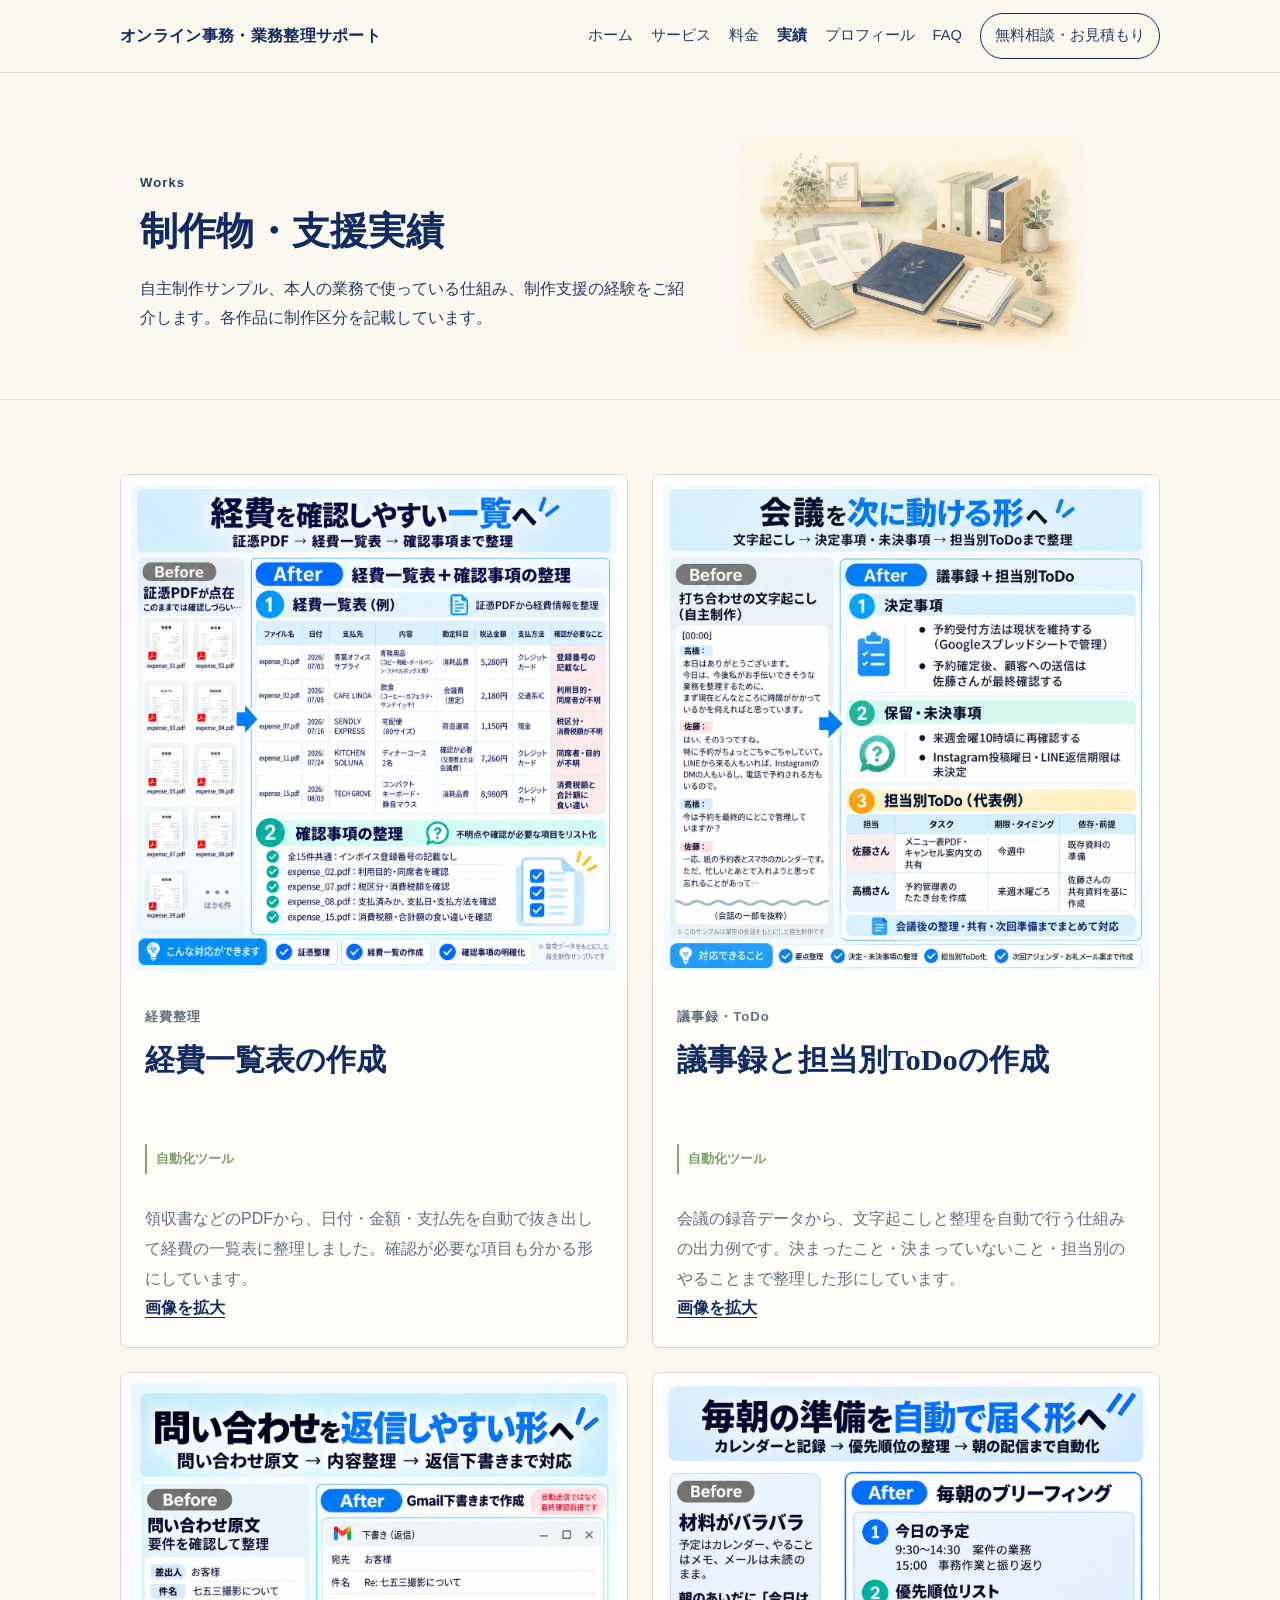
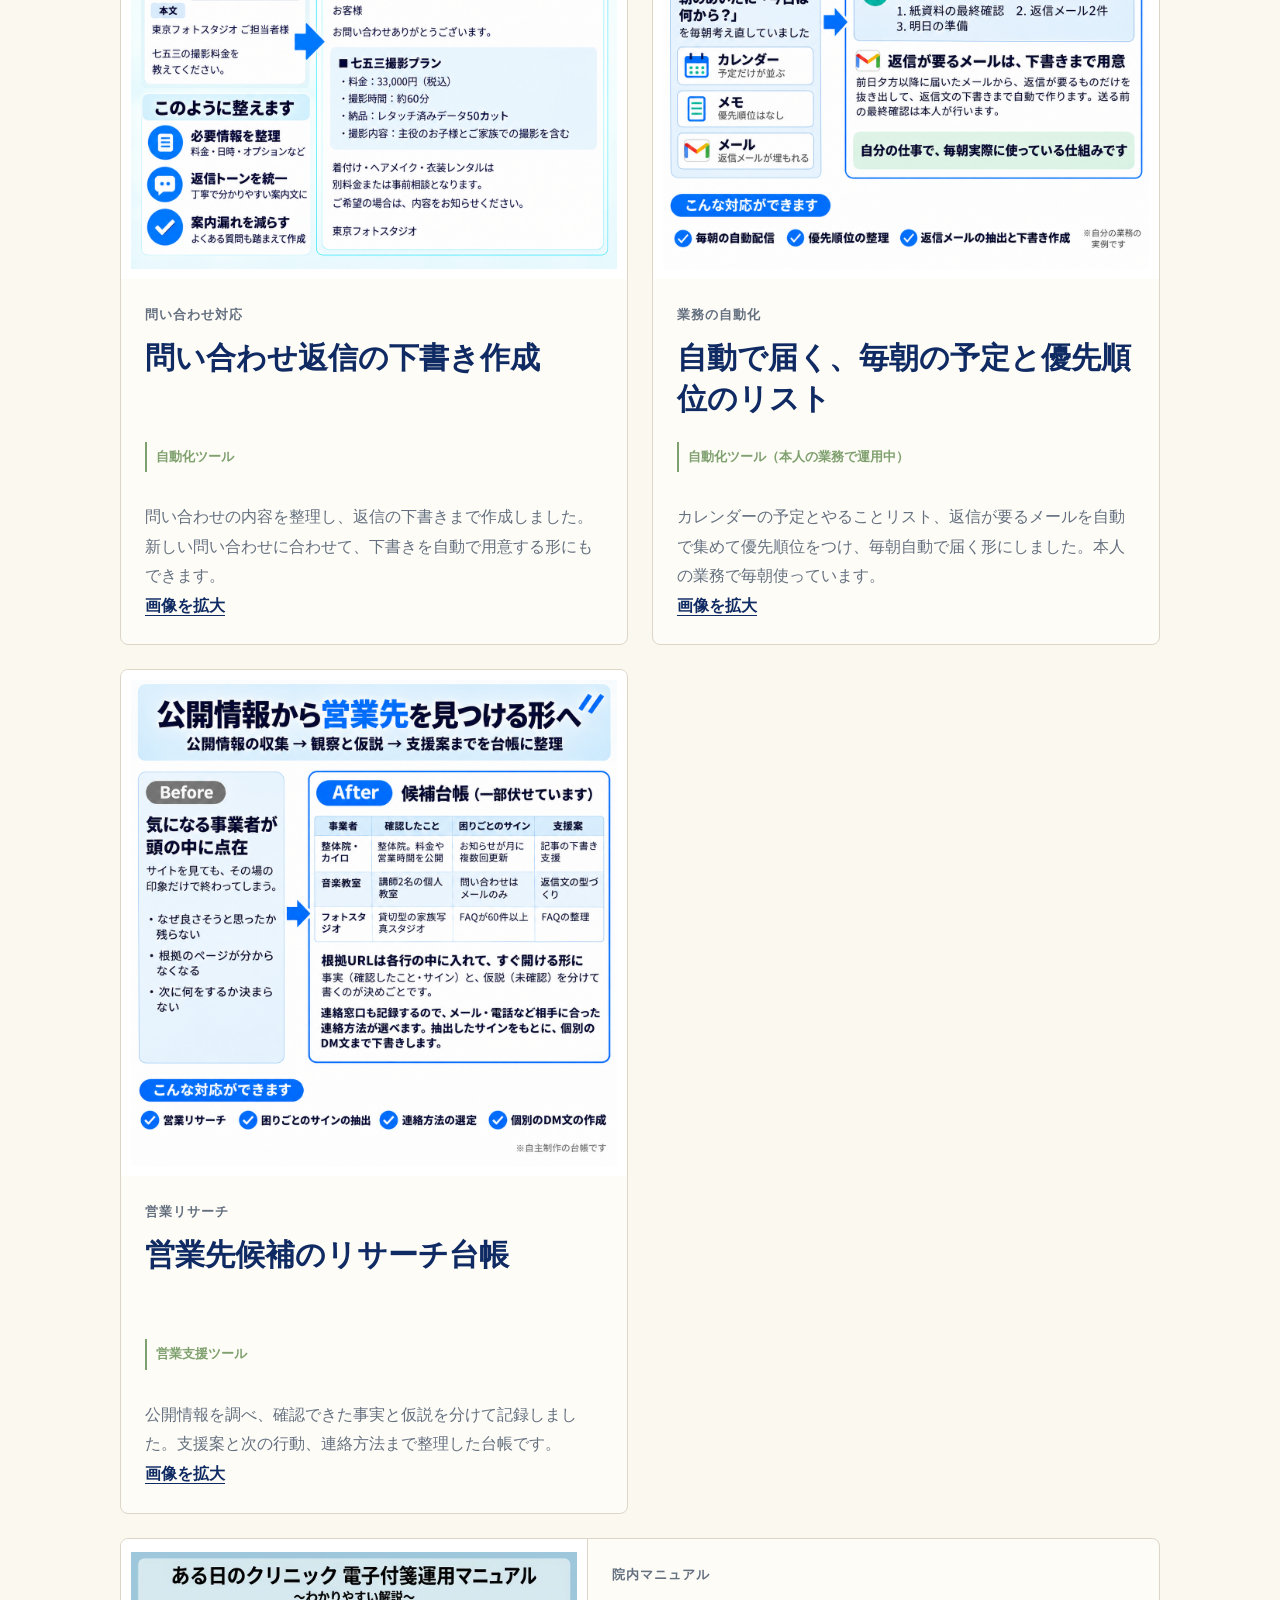
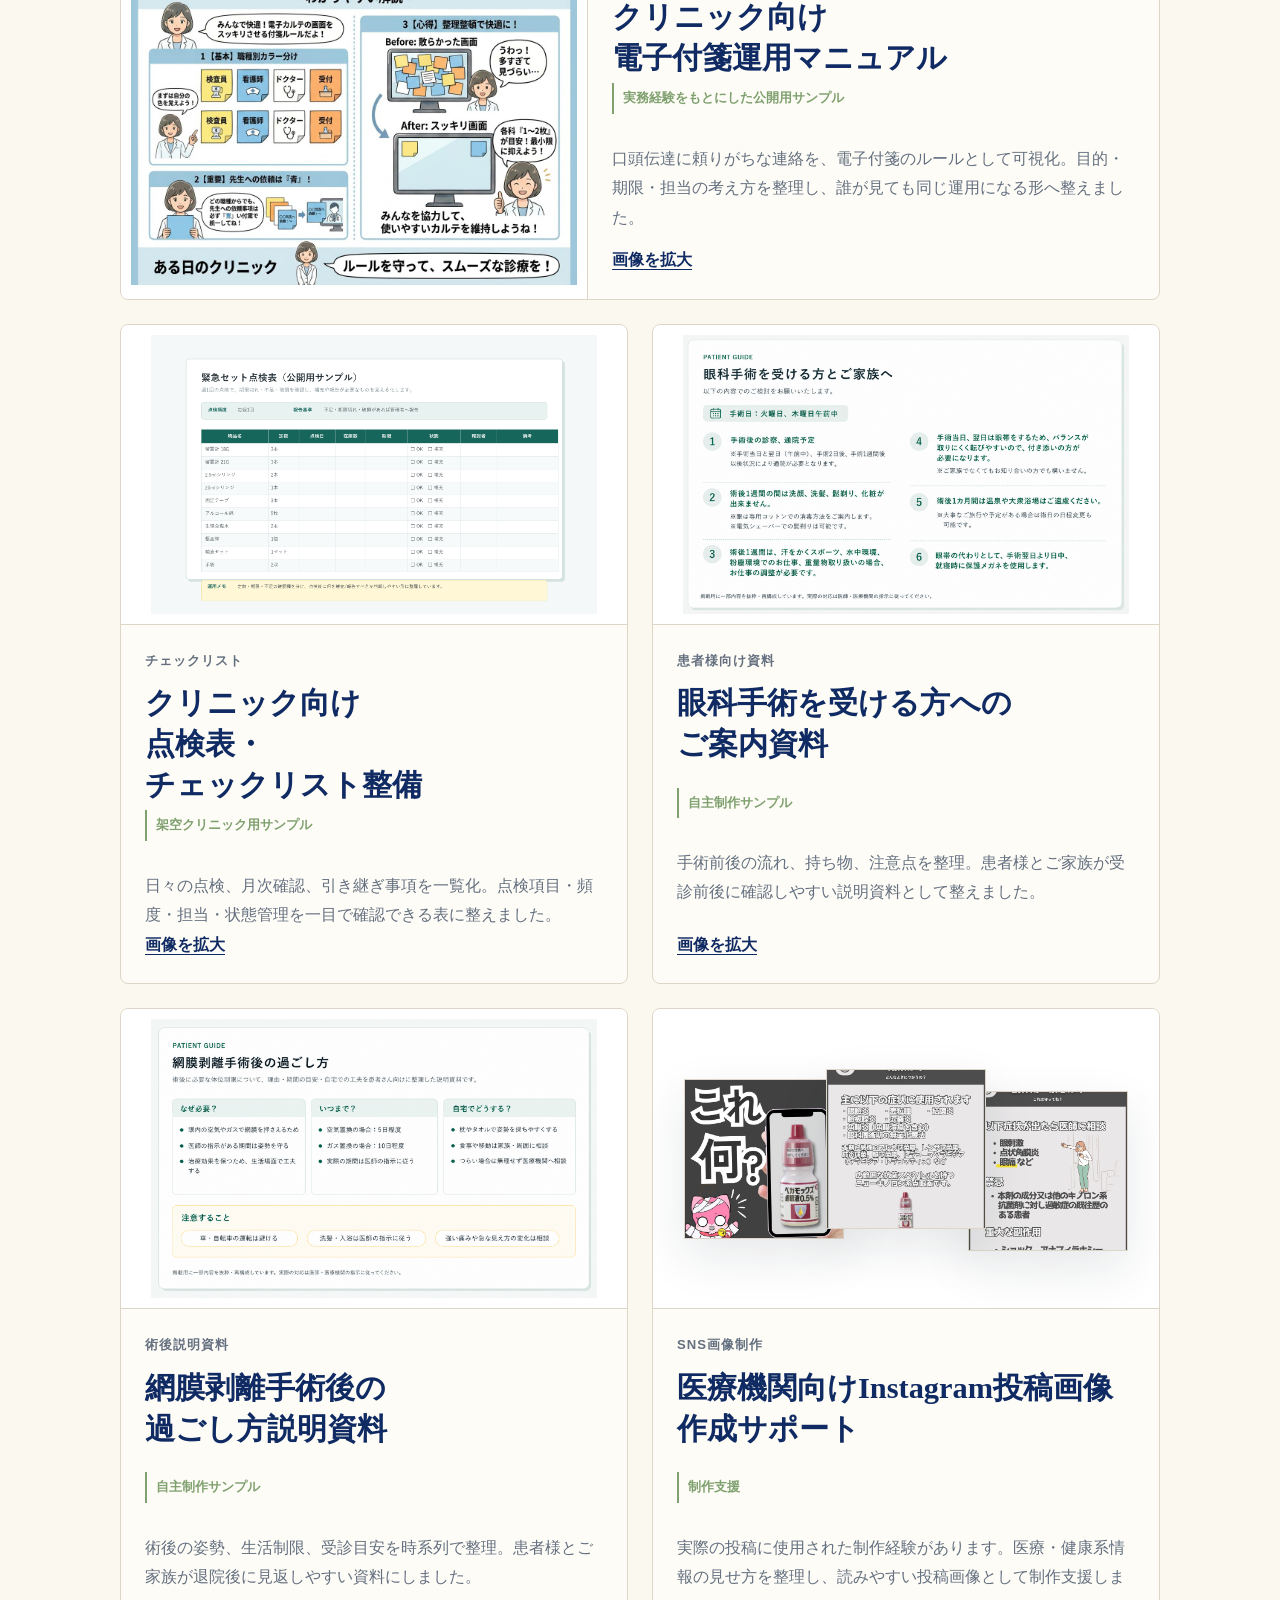
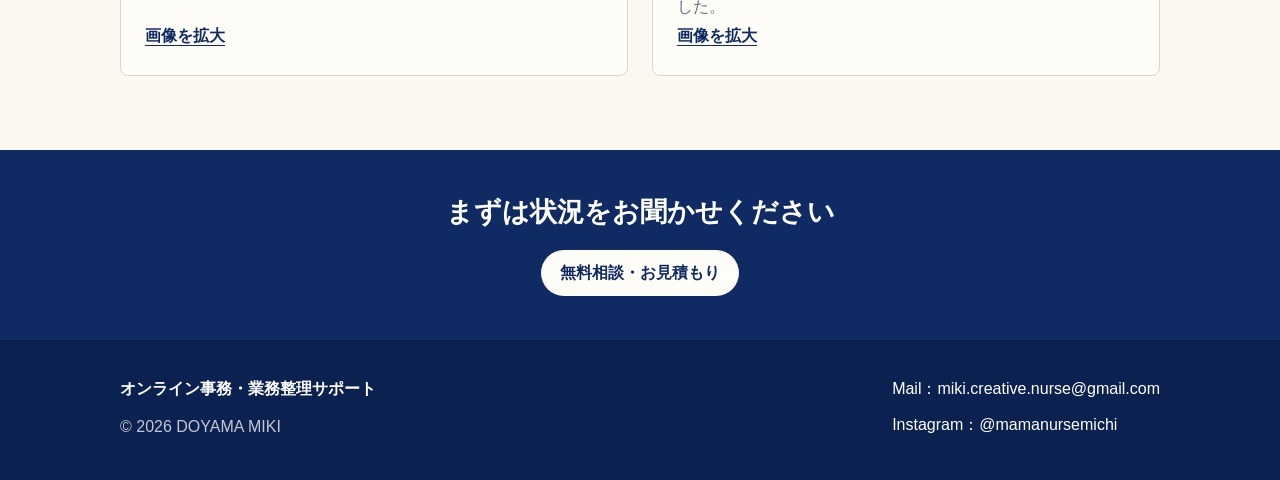
<file: works.html>
<!doctype html>
<html lang="ja">
<head>
  <meta charset="utf-8">
  <meta name="viewport" content="width=device-width, initial-scale=1">
  <title>実績｜オンライン事務・業務整理サポート</title>
  <meta name="description" content="経費一覧表、議事録、返信下書き、自動化、営業リサーチ、院内資料、患者様向け資料、Instagram投稿画像を紹介します。">
  <link rel="canonical" href="https://mikicreativenurse.github.io/works.html">
  <link rel="stylesheet" href="assets/css/style.css">
  <link rel="stylesheet" href="assets/css/business-samples.css">
</head>
<body data-page="works">
  <a class="skip-link" href="#main">本文へ移動</a>
  <header class="site-header"><div class="container header-inner"><a class="brand" href="index.html">オンライン事務・<span>業務整理サポート</span></a><button class="menu-toggle" type="button" aria-controls="site-nav" aria-expanded="false">メニュー</button><nav class="site-nav" id="site-nav" aria-label="主要ナビゲーション"><a href="index.html">ホーム</a><a href="services.html">サービス</a><a href="pricing.html">料金</a><a href="works.html" aria-current="page">実績</a><a href="about.html">プロフィール</a><a href="faq.html">FAQ</a><a class="nav-cta form-link" href="#contact">無料相談・お見積もり</a></nav></div></header>
  <main id="main">
    <section class="page-hero"><div class="container page-hero-grid"><div><p class="section-label">Works</p><h1>制作物・支援実績</h1><p>自主制作サンプル、本人の業務で使っている仕組み、制作支援の経験をご紹介します。各作品に制作区分を記載しています。</p></div><img class="page-visual" src="assets/images/page-visuals/works-watercolor.webp" alt="" width="1199" height="750" loading="eager" decoding="async"></div></section>

    <section class="section">
      <div class="container works-grid">
        <article class="work-entry business-sample">
          <a class="sample-image" href="assets/portfolio/business-samples/expense-list.png" target="_blank" rel="noopener" aria-label="経費一覧表の作成の画像を拡大"><img src="assets/portfolio/business-samples/expense-list.png" alt="経費一覧表の作成の全体画像" width="1254" height="1254" loading="lazy"></a>
          <div><p class="section-label">経費整理</p><h2>経費一覧表の作成</h2><p class="work-type">自動化ツール</p><p>領収書などのPDFから、日付・金額・支払先を自動で抜き出して経費の一覧表に整理しました。確認が必要な項目も分かる形にしています。</p><a href="assets/portfolio/business-samples/expense-list.png" target="_blank" rel="noopener">画像を拡大</a></div>
        </article>
        <article class="work-entry business-sample">
          <a class="sample-image" href="assets/portfolio/business-samples/meeting-todo.png" target="_blank" rel="noopener" aria-label="議事録と担当別ToDoの作成の画像を拡大"><img src="assets/portfolio/business-samples/meeting-todo.png" alt="議事録と担当別ToDoの作成の全体画像" width="1254" height="1254" loading="lazy"></a>
          <div><p class="section-label">議事録・ToDo</p><h2>議事録と担当別ToDoの作成</h2><p class="work-type">自動化ツール</p><p>会議の録音データから、文字起こしと整理を自動で行う仕組みの出力例です。決まったこと・決まっていないこと・担当別のやることまで整理した形にしています。</p><a href="assets/portfolio/business-samples/meeting-todo.png" target="_blank" rel="noopener">画像を拡大</a></div>
        </article>
        <article class="work-entry business-sample">
          <a class="sample-image" href="assets/portfolio/business-samples/inquiry-draft.png" target="_blank" rel="noopener" aria-label="問い合わせ返信の下書き作成の画像を拡大"><img src="assets/portfolio/business-samples/inquiry-draft.png" alt="問い合わせ返信の下書き作成の全体画像" width="1254" height="1254" loading="lazy"></a>
          <div><p class="section-label">問い合わせ対応</p><h2>問い合わせ返信の下書き作成</h2><p class="work-type">自動化ツール</p><p>問い合わせの内容を整理し、返信の下書きまで作成しました。新しい問い合わせに合わせて、下書きを自動で用意する形にもできます。</p><a href="assets/portfolio/business-samples/inquiry-draft.png" target="_blank" rel="noopener">画像を拡大</a></div>
        </article>
        <article class="work-entry business-sample">
          <a class="sample-image" href="assets/portfolio/business-samples/morning-briefing.png" target="_blank" rel="noopener" aria-label="自動で届く、毎朝の予定と優先順位のリストの画像を拡大"><img src="assets/portfolio/business-samples/morning-briefing.png" alt="自動で届く、毎朝の予定と優先順位のリストの全体画像" width="1254" height="1254" loading="lazy"></a>
          <div><p class="section-label">業務の自動化</p><h2>自動で届く、毎朝の予定と優先順位のリスト</h2><p class="work-type">自動化ツール（本人の業務で運用中）</p><p>カレンダーの予定とやることリスト、返信が要るメールを自動で集めて優先順位をつけ、毎朝自動で届く形にしました。本人の業務で毎朝使っています。</p><a href="assets/portfolio/business-samples/morning-briefing.png" target="_blank" rel="noopener">画像を拡大</a></div>
        </article>
        <article class="work-entry business-sample">
          <a class="sample-image" href="assets/portfolio/business-samples/sales-ledger.png" target="_blank" rel="noopener" aria-label="営業先候補のリサーチ台帳の画像を拡大"><img src="assets/portfolio/business-samples/sales-ledger.png" alt="営業先候補のリサーチ台帳の全体画像" width="1254" height="1254" loading="lazy"></a>
          <div><p class="section-label">営業リサーチ</p><h2>営業先候補のリサーチ台帳</h2><p class="work-type">営業支援ツール</p><p>公開情報を調べ、確認できた事実と仮説を分けて記録しました。支援案と次の行動、連絡方法まで整理した台帳です。</p><a href="assets/portfolio/business-samples/sales-ledger.png" target="_blank" rel="noopener">画像を拡大</a></div>
        </article>

        <article class="work-entry wide"><img src="assets/portfolio/real/03-digital-sticky-note-manual.jpg" alt="電子付箋運用マニュアルの実物サンプル" loading="lazy"><div><p class="section-label">院内マニュアル</p><h2><span>クリニック向け</span><span>電子付箋運用マニュアル</span></h2><p class="work-type">実務経験をもとにした公開用サンプル</p><p>口頭伝達に頼りがちな連絡を、電子付箋のルールとして可視化。目的・期限・担当の考え方を整理し、誰が見ても同じ運用になる形へ整えました。</p><a href="assets/portfolio/real/03-digital-sticky-note-manual.jpg" target="_blank" rel="noopener">画像を拡大</a></div></article>
        <article class="work-entry"><img src="assets/portfolio/real/04-clinic-checklist-clean.png" alt="点検表とチェックリスト整備のサンプル" loading="lazy"><div><p class="section-label">チェックリスト</p><h2><span>クリニック向け</span><span class="no-break">点検表・</span><span class="no-break">チェックリスト整備</span></h2><p class="work-type">架空クリニック用サンプル</p><p>日々の点検、月次確認、引き継ぎ事項を一覧化。点検項目・頻度・担当・状態管理を一目で確認できる表に整えました。</p><a href="assets/portfolio/real/04-clinic-checklist-clean.png" target="_blank" rel="noopener">画像を拡大</a></div></article>
        <article class="work-entry"><img src="assets/portfolio/real/01-surgery-guide-full.png" alt="眼科手術を受ける方向け説明資料のサンプル" loading="lazy"><div><p class="section-label">患者様向け資料</p><h2><span>眼科手術を受ける方への</span><span>ご案内資料</span></h2><p class="work-type">自主制作サンプル</p><p>手術前後の流れ、持ち物、注意点を整理。患者様とご家族が受診前後に確認しやすい説明資料として整えました。</p><a href="assets/portfolio/real/01-surgery-guide-full.png" target="_blank" rel="noopener">画像を拡大</a></div></article>
        <article class="work-entry"><img src="assets/portfolio/real/02-retinal-aftercare-full.png" alt="網膜剥離手術後の過ごし方説明資料のサンプル" loading="lazy"><div><p class="section-label">術後説明資料</p><h2><span>網膜剥離手術後の</span><span>過ごし方説明資料</span></h2><p class="work-type">自主制作サンプル</p><p>術後の姿勢、生活制限、受診目安を時系列で整理。患者様とご家族が退院後に見返しやすい資料にしました。</p><a href="assets/portfolio/real/02-retinal-aftercare-full.png" target="_blank" rel="noopener">画像を拡大</a></div></article>
        <article class="work-entry instagram-entry"><div class="insta-strip"><img src="assets/portfolio/real/05-instagram-1.jpg" alt="Instagram投稿画像1枚目" loading="lazy"><img src="assets/portfolio/real/05-instagram-5.jpg" alt="Instagram投稿画像5枚目" loading="lazy"><img src="assets/portfolio/real/05-instagram-7.jpg" alt="Instagram投稿画像7枚目" loading="lazy"></div><div><p class="section-label">SNS画像制作</p><h2>医療機関向けInstagram投稿画像作成サポート</h2><p class="work-type">制作支援</p><p>実際の投稿に使用された制作経験があります。医療・健康系情報の見せ方を整理し、読みやすい投稿画像として制作支援しました。</p><a href="assets/portfolio/real/05-instagram-1.jpg" target="_blank" rel="noopener">画像を拡大</a></div></article>
      </div>
    </section>

    <section class="final-cta" id="contact"><div class="container cta-panel"><div><h2>まずは状況をお聞かせください</h2></div><a class="button light form-link" href="#contact">無料相談・お見積もり</a></div></section>
  </main>
  <footer class="site-footer"><div class="container footer-grid"><div><strong>オンライン事務・業務整理サポート</strong><p>© 2026 DOYAMA MIKI</p></div><div><a href="mailto:miki.creative.nurse@gmail.com">Mail：miki.creative.nurse@gmail.com</a><a href="https://www.instagram.com/mamanursemichi" target="_blank" rel="noopener">Instagram：@mamanursemichi</a></div></div></footer>
  <script src="assets/js/main.js?v=20260804-form"></script>
</body>
</html>
</file>
<file: assets/css/style.css>
:root {
  --ivory: #fbf8ef;
  --paper: #fffdf8;
  --navy: #102b63;
  --navy-soft: #263d63;
  --text: #24313f;
  --muted: #647080;
  --sage: #7fa06f;
  --sage-soft: #dce8d3;
  --line: #ddd6c8;
  --shadow: 0 18px 45px rgba(21, 35, 52, .10);
  --radius: 8px;
  --container-wide: 1040px;
  --container-reading: 920px;
  --container-profile: 890px;
  --page-gutter: clamp(20px, 4vw, 48px);
  --serif: "Yu Mincho", "Hiragino Mincho ProN", "Noto Serif JP", serif;
  --sans: "Yu Gothic", "Yu Gothic UI", "Hiragino Kaku Gothic ProN", Meiryo, sans-serif;
}
* { box-sizing: border-box; }
html { scroll-behavior: smooth; }
body {
  margin: 0;
  font-family: var(--sans);
  color: var(--text);
  background: var(--ivory);
  font-size: 16px;
  line-height: 1.85;
  overflow-x: hidden;
}
a { color: var(--navy); text-decoration-thickness: 1px; text-underline-offset: 4px; }
a:hover { color: #315a91; }
img { max-width: 100%; display: block; height: auto; }
ul, ol { margin: 0; padding-left: 1.25em; }
li + li { margin-top: .35rem; }
h1, h2 { font-family: var(--serif); color: var(--navy); line-height: 1.35; margin: 0; font-weight: 700; letter-spacing: 0; line-break: strict; overflow-wrap: anywhere; }
h1 { font-size: clamp(2.25rem, 3vw, 2.5rem); letter-spacing: 0; }
h1 span { display: inline-block; }
.hero-copy h1 { font-size: clamp(2.35rem, 3vw, 3rem); }
.hero-copy h1 > span { display: block; white-space: nowrap; }
.hero-line-a span { display: inline; }
.no-break { white-space: nowrap; }
h2 { font-size: clamp(1.7rem, 2.5vw, 1.9rem); }
.manual-heading span { display: block; }
h3 { margin: 0 0 .45rem; color: var(--navy); font-family: var(--sans); font-size: 1.08rem; line-height: 1.45; }
p { margin: 0; }
p + p { margin-top: 1rem; }
button, input, textarea { font: inherit; }
.container { width: min(var(--container-wide), calc(100% - var(--page-gutter))); margin: 0 auto; }
.narrow { width: min(var(--container-reading), calc(100% - var(--page-gutter))); }
.service-container { width: min(920px, calc(100% - var(--page-gutter))); }
.section { padding: clamp(48px, 6vw, 74px) 0; border-top: 1px solid rgba(221,214,200,.65); }
.section-tight { padding: clamp(42px, 6vw, 72px) 0 clamp(44px, 6vw, 72px); }
.compact-section { padding: 34px 0; }
.section-label, .lead-label, .service-kicker {
  display: inline-block;
  color: var(--sage);
  font-weight: 700;
  letter-spacing: .08em;
  font-size: .82rem;
  margin-bottom: .65rem;
}
.skip-link { position: absolute; left: 16px; top: -80px; background: var(--navy); color: #fff; padding: 10px 14px; z-index: 100; }
.skip-link:focus { top: 16px; }
.site-header {
  position: sticky;
  top: 0;
  z-index: 50;
  background: rgba(251,248,239,.94);
  backdrop-filter: blur(14px);
  border-bottom: 1px solid rgba(221,214,200,.8);
}
.header-inner { min-height: 72px; display: flex; align-items: center; justify-content: space-between; gap: 20px; }
.brand { font-weight: 700; color: var(--navy); text-decoration: none; font-size: 1rem; letter-spacing: .02em; white-space: nowrap; }
.site-nav { display: flex; align-items: center; gap: 18px; font-size: .92rem; }
.site-nav a { text-decoration: none; color: var(--navy-soft); }
.site-nav a[aria-current="page"] { color: var(--navy); font-weight: 700; }
.nav-cta { border: 1px solid var(--navy); padding: 8px 14px; border-radius: 999px; }
.menu-toggle { display: none; border: 1px solid var(--line); background: var(--paper); color: var(--navy); border-radius: 999px; padding: 8px 14px; min-height: 44px; }
.button { display: inline-flex; align-items: center; justify-content: center; min-height: 46px; padding: 10px 18px; border-radius: 999px; font-weight: 700; text-decoration: none; border: 1px solid transparent; line-height: 1.4; }
.button.primary { background: var(--navy); color: #fff; }
.button.secondary { border-color: var(--sage); background: rgba(255,255,255,.45); color: var(--navy); }
.button.light { background: var(--paper); color: var(--navy); }
.button-row { display: flex; gap: 12px; flex-wrap: wrap; margin-top: 28px; }
.text-link { font-weight: 700; }
.hero-layout { display: grid; grid-template-columns: minmax(0, .9fr) minmax(420px, .95fr); align-items: center; gap: clamp(18px, 3vw, 34px); }
.hero-copy p:not(.lead-label) { color: var(--navy-soft); font-size: 1rem; margin-top: 18px; max-width: 520px; }
.hero-visual { margin: 0 -2.5vw 0 0; position: relative; }
.hero-visual::before { content: ""; position: absolute; inset: 0 auto 0 0; width: 28%; background: linear-gradient(90deg, var(--ivory) 0%, rgba(251,248,239,.74) 38%, rgba(251,248,239,0) 100%); z-index: 1; pointer-events: none; }
.hero-visual img { border-radius: 0; box-shadow: 0 14px 34px rgba(21,35,52,.06); border: 0; aspect-ratio: 16 / 10; object-fit: cover; width: min(680px, 46vw); max-width: none; }
.split-heading { display: grid; grid-template-columns: minmax(220px, .7fr) minmax(0, 1fr); gap: 36px; align-items: end; margin-bottom: 28px; }
.split-heading > p { color: var(--muted); max-width: 680px; }
.service-overview { display: grid; gap: 28px; align-items: stretch; }
.service-feature, .service-list article, .work-card, .price-table-wrap, .work-entry, .faq-item {
  background: rgba(255,253,248,.82);
  border: 1px solid var(--line);
  border-radius: var(--radius);
}
.service-feature { padding: 20px 22px; min-height: 0; display: grid; grid-template-columns: minmax(0, 580px) minmax(140px, max-content); gap: 22px; align-items: center; justify-content: start; border-radius: var(--radius); background: rgba(255,253,248,.66); }
.service-feature h3 { font-size: 1.45rem; font-family: var(--sans); }
.service-feature-action { text-align: left; min-width: 140px; }
.service-list { display: grid; grid-template-columns: repeat(3, minmax(0, 1fr)); gap: 0; border-top: 1px solid var(--line); border-bottom: 1px solid var(--line); }
.service-list article { padding: 24px 22px; display: grid; grid-template-rows: auto 1fr auto auto; gap: 10px; align-items: start; border: 0; border-right: 1px solid var(--line); background: transparent; border-radius: 0; min-height: 100%; }
.service-list article:last-child { border-right: 0; }
.service-list article p { margin: 0; color: var(--muted); grid-column: 1 / -1; }
.service-list article a { grid-column: 1 / -1; font-weight: 700; }
.price-line { color: var(--navy); font-weight: 700; font-size: 1.08rem; }
.price-strip { display: grid; grid-template-columns: 220px 1fr auto; gap: 24px; align-items: center; border-top: 2px solid var(--sage-soft); border-bottom: 2px solid var(--sage-soft); padding: 24px 0; }
.price-strip dl { margin: 0; display: grid; grid-template-columns: repeat(3, 1fr); gap: 16px; }
.price-strip dt { color: var(--muted); font-size: .9rem; }
.price-strip dd { margin: 0; color: var(--navy); font-size: 1.18rem; font-weight: 700; }
.reason-layout { display: grid; grid-template-columns: minmax(260px, .8fr) minmax(0, 1.2fr); gap: 54px; align-items: start; }
.reason-layout p { color: var(--muted); margin-top: 16px; }
.reason-list { list-style: none; counter-reset: reason; padding: 0; border-top: 1px solid var(--line); }
.reason-list li { counter-increment: reason; display: grid; grid-template-columns: 54px minmax(0, .8fr) minmax(0, 1.2fr); gap: 16px; padding: 22px 0; border-bottom: 1px solid var(--line); margin: 0; }
.reason-list li::before { content: "0" counter(reason); color: var(--sage); font-weight: 700; }
.reason-list strong { line-break: strict; }
.reason-list span { color: var(--muted); }
.works-preview { display: grid; grid-template-columns: repeat(3, 1fr); gap: 18px; }
.work-card { overflow: hidden; }
.work-card img { width: 100%; aspect-ratio: 4 / 3; object-fit: cover; background: #fff; }
.work-card div { padding: 18px; }
.work-card span { color: var(--sage); font-size: .82rem; font-weight: 700; }
.work-card p { color: var(--muted); font-size: .95rem; }
.center-link { text-align: center; margin-top: 26px; }
.about-mini { display: grid; grid-template-columns: 132px minmax(0, 540px); gap: 24px; align-items: center; max-width: 720px; }
.about-mini img { border-radius: 18px; aspect-ratio: 1 / 1.12; object-fit: cover; object-position: center 34%; border: 1px solid var(--line); }
.about-mini p { color: var(--muted); }
.final-cta { padding: 44px 0; background: var(--navy); color: #fff; }
.cta-panel { display: grid; grid-template-columns: 1fr; gap: 20px; align-items: center; justify-items: center; text-align: center; }
.final-cta h2 { color: #fff; font-size: clamp(1.55rem, 2.1vw, 1.75rem); }
.final-cta p { margin-top: 12px; color: rgba(255,255,255,.82); }
.site-footer { padding: 34px 0; background: #0b214f; color: #fff; }
.footer-grid { display: grid; grid-template-columns: 1fr auto; gap: 24px; align-items: start; }
.site-footer p { color: rgba(255,255,255,.75); margin-top: 8px; }
.site-footer a { display: block; color: #fff; text-decoration: none; margin-bottom: 6px; }
.page-hero { padding: clamp(56px, 5vw, 72px) 0 clamp(30px, 4vw, 48px); }
.page-hero p { color: var(--navy-soft); margin-top: 16px; }
.page-hero-grid { display: grid; grid-template-columns: minmax(0, .6fr) minmax(250px, .4fr); gap: 34px; align-items: center; }
.page-visual { width: min(320px, 100%); justify-self: end; border-radius: var(--radius); }
.detail-row { display: grid; grid-template-columns: minmax(300px, 330px) minmax(0, 1fr); gap: 40px; align-items: start; }
.detail-summary { padding: 24px 26px; border: 1px solid var(--line); border-radius: var(--radius); background: rgba(255,253,248,.7); }
.detail-summary h2 { font-family: var(--sans); font-size: clamp(1.35rem, 2vw, 1.55rem); line-height: 1.45; }
.detail-summary h2 span { display: block; }
.detail-summary p:not(.section-label) { color: var(--muted); margin-top: .7rem; }
.detail-summary .text-link { display: inline-block; margin-top: .5rem; }
.detail-body { border-top: 1px solid var(--line); padding-top: 8px; }
.detail-body h3 { margin-top: 32px; padding-top: 16px; border-top: 1px solid var(--line); }
.detail-body h3:first-child { margin-top: 0; padding-top: 0; border-top: 0; }
.inline-actions { display: flex; flex-wrap: wrap; gap: 14px; align-items: center; margin-top: 22px; }
.pricing-layout { display: grid; grid-template-columns: minmax(250px, .7fr) minmax(0, 1.3fr); gap: 38px; align-items: start; }
.price-table-wrap { overflow: hidden; }
.price-table { width: 100%; border-collapse: collapse; }
.price-table th, .price-table td { text-align: left; padding: 16px 18px; border-bottom: 1px solid var(--line); vertical-align: top; }
.price-table th { color: var(--navy); font-weight: 700; width: 48%; }
.price-table td { color: var(--text); font-weight: 700; }
.price-table tr:last-child th, .price-table tr:last-child td { border-bottom: 0; }
.note-block { margin-top: 22px; border-left: 3px solid var(--sage); padding: 2px 0 2px 18px; color: var(--muted); font-size: .95rem; }
.note-block h3 { margin: 0 0 .3rem; font-size: 1.05rem; }
.note-block h3 + p { margin-top: 0; }
.note-block h3:not(:first-child) { margin-top: 20px; }
.example-list { margin-top: 26px; }
.monitor-note { margin-top: 22px; border-left: 3px solid var(--sage); padding: 2px 0 2px 18px; color: var(--muted); font-size: .94rem; }
.monitor-note h3 { margin: 0 0 .3rem; font-size: 1rem; }
.monitor-note h3:not(:first-child) { margin-top: 1rem; }
.pack-note { margin-top: 24px; border-left: 3px solid var(--sage); padding: 2px 0 2px 18px; color: var(--muted); font-size: .94rem; }
.pack-note h3 { margin: 0 0 .3rem; font-size: 1rem; }
.price-notice-section { padding: 32px 0; }
.price-notice { border-left: 3px solid var(--sage); padding-left: 18px; color: var(--navy-soft); }
.example-list > div { display: grid; grid-template-columns: repeat(3, 1fr); gap: 18px; margin-top: 12px; }
.example-list article { border-top: 2px solid var(--sage-soft); padding-top: 14px; }
.works-grid { display: grid; grid-template-columns: repeat(2, minmax(0, 1fr)); gap: 24px; align-items: start; }
.work-entry { overflow: hidden; display: grid; grid-template-rows: auto 1fr; }
.work-entry.wide { grid-column: 1 / -1; grid-template-columns: minmax(320px, .9fr) minmax(0, 1.1fr); grid-template-rows: auto; }
.work-entry > img { width: 100%; max-height: 560px; object-fit: contain; background: #fff; padding: 10px; border-bottom: 1px solid var(--line); }
.work-entry.wide > img { border-bottom: 0; border-right: 1px solid var(--line); }
.work-entry.instagram-entry > .insta-strip { border-bottom: 1px solid var(--line); }
.work-entry > div:not(.insta-strip) { padding: 24px; }
.work-entry h2 span { display: block; }
.work-entry p { color: var(--muted); }
.work-entry .work-type { display: inline-block; margin: 4px 0 14px; padding: 3px 9px; border-left: 2px solid var(--sage); color: var(--sage); font-size: .82rem; font-weight: 700; }
.work-entry a { display: inline-block; margin-top: 18px; font-weight: 700; }
.insta-strip { display: flex; gap: 0; padding: 18px; background: var(--paper); align-items: center; justify-content: center; }
.insta-strip img { width: 34%; aspect-ratio: 1 / 1; object-fit: cover; border: 1px solid var(--line); box-shadow: var(--shadow); }
.insta-strip img:nth-child(2) { transform: translateY(-10px); margin-left: -18px; z-index: 2; }
.insta-strip img:nth-child(3) { transform: translateY(12px); margin-left: -18px; }
.about-layout { display: grid; grid-template-columns: minmax(0, 620px) minmax(220px, 290px); gap: 24px; align-items: center; }
.about-layout img { border-radius: 22px; border: 1px solid var(--line); box-shadow: var(--shadow); aspect-ratio: 1 / 1.12; object-fit: cover; object-position: center 34%; }
.profile-role { font-weight: 700; color: var(--navy); }
.text-columns, .tool-layout { display: grid; grid-template-columns: minmax(240px, .7fr) minmax(0, 1.3fr); gap: 42px; align-items: start; }
.text-columns p { color: var(--muted); }
.tool-inline { padding-top: 16px; border-top: 1px solid var(--line); font-size: .95rem; }
.tool-list { list-style: none; padding: 0; display: grid; grid-template-columns: repeat(3, 1fr); gap: 12px; }
.tool-list li { margin: 0; padding: 13px 14px; border-top: 1px solid var(--line); color: var(--navy); font-weight: 700; }
.faq-list { max-width: 880px; }
.faq-item { margin-bottom: 12px; overflow: hidden; }
.faq-item h2 { font-family: var(--sans); font-size: 1rem; }
.faq-item button { width: 100%; min-height: 58px; text-align: left; border: 0; background: transparent; color: var(--navy); font-weight: 700; padding: 16px 54px 16px 18px; position: relative; cursor: pointer; }
.faq-item button::after { content: "+"; position: absolute; right: 20px; top: 50%; transform: translateY(-50%); color: var(--sage); font-size: 1.4rem; }
.faq-item button[aria-expanded="true"]::after { content: "−"; }
.faq-panel { display: none; padding: 0 18px 18px; color: var(--muted); }
  .faq-item.is-open .faq-panel { display: block; }
:focus-visible { outline: 3px solid rgba(127,160,111,.65); outline-offset: 3px; }
@media (max-width: 980px) {
  .site-nav { position: fixed; inset: 72px 16px auto 16px; display: none; flex-direction: column; align-items: stretch; gap: 0; background: var(--paper); border: 1px solid var(--line); border-radius: 16px; box-shadow: var(--shadow); padding: 12px; }
  .site-nav.is-open { display: flex; }
  .site-nav a { padding: 12px; border-bottom: 1px solid rgba(221,214,200,.65); }
  .site-nav a:last-child { border-bottom: 0; }
  .nav-cta { border-radius: 8px; text-align: center; margin-top: 8px; }
  .menu-toggle { display: inline-flex; align-items: center; justify-content: center; }
  .hero-layout, .service-overview, .reason-layout, .detail-row, .pricing-layout, .text-columns, .tool-layout, .page-hero-grid { grid-template-columns: 1fr; }
  .hero-layout { gap: 28px; }
  .hero-visual { margin-right: 0; }
  .hero-visual::before { display: none; }
  .hero-visual img { width: 100%; max-width: 100%; }
  .split-heading, .price-strip, .cta-panel, .footer-grid, .about-layout { grid-template-columns: 1fr; }
  .page-visual { justify-self: start; }
  .service-feature { grid-template-columns: 1fr; gap: 12px; }
  .service-list { grid-template-columns: repeat(2, minmax(0, 1fr)); }
  .price-strip dl, .works-preview, .example-list > div { grid-template-columns: 1fr; }
  .service-list article { border-bottom: 1px solid var(--line); }
  .service-list article:nth-child(2) { border-right: 0; }
  .service-list article:nth-child(3) { grid-column: 1 / -1; border-right: 0; }
  .service-list article:last-child { border-bottom: 0; }
  .work-entry.wide { grid-template-columns: 1fr; }
  .work-entry.wide > img, .work-entry.instagram-entry > .insta-strip { border-right: 0; border-bottom: 1px solid var(--line); }
  .tool-list { grid-template-columns: repeat(2, 1fr); }
}
@media (max-width: 1280px) {
  .hero-visual { margin-right: 0; }
}
@media (max-width: 640px) {
  body { font-size: 16px; line-height: 1.78; }
  .container, .narrow, .service-container { width: min(100% - 34px, var(--container-wide)); }
  .header-inner { min-height: 64px; }
  .brand { font-size: .92rem; max-width: 220px; white-space: normal; line-height: 1.35; }
  .brand span { display: block; }
  .site-nav { inset: 64px 12px auto 12px; }
  .page-hero { padding: 44px 0 34px; }
  .section { padding: 46px 0; }
  .section-tight { padding-top: 28px; }
  h1 { font-size: clamp(1.75rem, 7.4vw, 2rem); }
  .hero-copy h1 { font-size: clamp(1.78rem, 7.7vw, 2rem); }
  h1 span { display: block; }
  .hero-line-a span { display: block; }
  .hero-copy h1 span:last-child { display: inline-block; white-space: nowrap; }
  h2 { font-size: clamp(1.45rem, 6.4vw, 1.65rem); }
  .hero-copy p:not(.lead-label) { font-size: 1rem; }
  .hero-visual img { aspect-ratio: 16 / 10; max-height: 260px; }
  .button-row, .inline-actions { flex-direction: column; align-items: stretch; }
  .button { width: 100%; }
  .service-list article { grid-template-columns: 1fr; padding: 22px 0; }
  .service-list { grid-template-columns: 1fr; }
  .service-list article, .service-list article:nth-child(3) { grid-column: auto; border-right: 0; }
  .service-feature { grid-template-columns: 1fr; gap: 12px; }
  .service-feature-action { text-align: left; min-width: 0; }
  .service-feature, .work-entry > div:not(.insta-strip) { padding: 18px; }
  .detail-summary { padding: 20px; }
  .page-visual { width: min(280px, 100%); }
  .note-block { padding: 2px 0 2px 16px; }
  .reason-list li { grid-template-columns: 42px 1fr; }
  .reason-list span { grid-column: 2; }
  .about-mini { grid-template-columns: 1fr; }
  .about-mini img { width: 150px; }
  .work-card img { aspect-ratio: 16 / 10; object-fit: contain; background: #fff; max-height: 190px; padding: 8px; }
  .works-grid { grid-template-columns: 1fr; }
  .work-entry > img { max-height: none; }
  .insta-strip { min-height: 260px; }
  .insta-strip { overflow: hidden; }
  .insta-strip img { width: 38%; }
  .tool-list { grid-template-columns: 1fr; }
  .price-table, .price-table tbody, .price-table tr, .price-table th, .price-table td { display: block; width: 100%; }
  .price-table th { padding-bottom: 4px; border-bottom: 0; }
  .price-table td { padding-top: 0; }
  .about-layout img { width: 220px; }
  .final-cta { padding: 36px 0; }
  .final-cta h2 { font-size: 1.38rem; white-space: nowrap; }
  .faq-item button { font-size: .95rem; padding-right: 42px; padding-left: 16px; }
}
@media (min-width: 981px) and (max-width: 1180px) {
  .service-list { grid-template-columns: repeat(2, minmax(0, 1fr)); }
  .service-list article:nth-child(2) { border-right: 0; }
  .service-list article:nth-child(3) { border-top: 1px solid var(--line); }
}
body[data-page="pricing"] .example-list { margin-top: 56px; }
body[data-page="about"] .container { width: min(var(--container-profile), calc(100% - var(--page-gutter))); }
body[data-page="about"] .page-hero { padding: 56px 0 36px; }
body[data-page="about"] .section { padding: 56px 0; }
body[data-page="about"] .about-layout { align-items: center; gap: 22px; }
body[data-page="about"] .about-layout img { width: min(290px, 100%); justify-self: end; }
body[data-page="about"] h1 { font-size: 2rem; }
body[data-page="about"] h2 { font-size: clamp(1.6rem, 2.5vw, 1.75rem); }
@media (max-width: 980px) {
  body[data-page="about"] .about-layout img { justify-self: start; }
}
@media (max-width: 640px) {
  body[data-page="about"] .container { width: min(100% - 34px, 980px); }
  body[data-page="about"] .page-hero { padding: 44px 0 32px; }
  body[data-page="about"] .section { padding: 48px 0; }
}
@media (prefers-reduced-motion: reduce) {
  *, *::before, *::after { animation-duration: .001ms !important; animation-iteration-count: 1 !important; scroll-behavior: auto !important; transition-duration: .001ms !important; }
}



/* Final watercolor visual integration */
.service-matrix {
  display: grid;
  grid-template-columns: repeat(2, minmax(0, 1fr));
  gap: 0;
  border: 1px solid var(--line);
  border-radius: var(--radius);
  overflow: hidden;
  background: rgba(255,253,248,.58);
}
.service-matrix article {
  min-height: 190px;
  padding: 26px 28px;
  display: flex;
  flex-direction: column;
  align-items: flex-start;
  background: transparent;
}
.service-matrix article:nth-child(odd) { border-right: 1px solid var(--line); }
.service-matrix article:nth-child(-n+2) { border-bottom: 1px solid var(--line); }
.service-matrix h3 { min-height: 3.1em; display: flex; flex-direction: column; justify-content: flex-start; }
.service-matrix p { color: var(--muted); margin-top: 0; }
.service-matrix a { margin-top: auto; font-weight: 700; }
.page-hero-grid {
  width: min(1000px, calc(100% - var(--page-gutter)));
  grid-template-columns: minmax(0, .58fr) minmax(300px, .36fr);
  gap: clamp(36px, 4vw, 48px);
}
.page-visual {
  width: min(360px, 100%);
  aspect-ratio: 8 / 5;
  object-fit: contain;
  justify-self: end;
  border-radius: 10px;
  box-shadow: none;
  border: 0;
  background: transparent;
}
.service-detail { padding: clamp(42px, 5vw, 62px) 0; }
.service-block { width: min(1040px, calc(100% - var(--page-gutter))); }
.service-band {
  display: grid;
  grid-template-columns: minmax(0, 1fr) auto;
  gap: clamp(32px, 4vw, 48px);
  align-items: center;
  padding: 24px 26px;
  border-top: 1px solid var(--line);
  border-bottom: 1px solid var(--line);
  background: rgba(255,253,248,.58);
}
.service-band h2 {
  font-family: var(--sans);
  font-size: clamp(1.35rem, 2vw, 1.55rem);
  line-height: 1.45;
}
.service-band h2 span { display: block; }
.service-band p:not(.section-label) { color: var(--muted); margin-top: .65rem; max-width: 620px; }
.service-band-price { min-width: 178px; }
.service-band-price .price-line { margin: 0 0 .35rem; color: var(--navy); }
.service-columns {
  display: grid;
  grid-template-columns: repeat(3, minmax(0, 1fr));
  border-bottom: 1px solid rgba(221,214,200,.72);
}
.service-columns > div { padding: 22px 24px; border-right: 1px solid var(--line); }
.service-columns > div:last-child { border-right: 0; }
.service-columns h3 { font-size: 1.08rem; margin-bottom: .45rem; }
.service-columns p, .service-columns li { color: var(--muted); }
.document-note { max-width: 760px; margin-left: auto; margin-right: auto; }
.document-note p + p { margin-top: 10px; }
.work-entry { height: 100%; display: flex; flex-direction: column; align-self: stretch; }
.works-grid { align-items: stretch; }
.work-entry > img, .work-entry > .insta-strip { height: 300px; width: 100%; object-fit: contain; background: #fff; }
.work-entry > div:not(.insta-strip) { display: flex; flex-direction: column; flex: 1; }
.work-entry h2 { min-height: 3.3em; }
.work-entry p:not(.section-label):not(.work-type) { flex-grow: 1; }
.work-entry a { margin-top: auto; }
.work-entry.wide { display: grid; grid-template-columns: minmax(320px, .9fr) minmax(0, 1.1fr); }
.work-entry.wide > img { height: 100%; min-height: 360px; }
.work-entry.wide h2 { min-height: 0; }
.insta-strip img { height: auto; }
.about-mini {
  grid-template-columns: minmax(220px, 250px) minmax(0, 540px);
  gap: clamp(32px, 4vw, 40px);
  max-width: 920px;
  justify-content: center;
}
.about-mini img {
  width: min(250px, 100%);
  aspect-ratio: 1 / 1;
  border-radius: 12px;
  border: 0;
  box-shadow: none;
  object-fit: cover;
  object-position: center;
}
.about-layout {
  grid-template-columns: minmax(270px, 300px) minmax(0, 560px);
  gap: clamp(36px, 4vw, 48px);
  justify-content: center;
  max-width: 920px;
}
.about-layout img {
  width: min(300px, 100%);
  aspect-ratio: 1 / 1;
  border-radius: 12px;
  border: 0;
  box-shadow: none;
  object-fit: cover;
  object-position: center;
  justify-self: start;
}
.about-layout > div { max-width: 560px; }
body[data-page="about"] .about-layout img { justify-self: start; }
.text-columns { max-width: 920px; }
.text-columns > div:last-child { max-width: 680px; }
@media (max-width: 980px) {
  .page-hero-grid { width: min(100% - var(--page-gutter), 720px); grid-template-columns: 1fr; gap: 24px; }
  .page-visual { width: min(100%, 520px); justify-self: start; }
  .service-band { grid-template-columns: 1fr; gap: 12px; }
  .service-band-price { min-width: 0; }
  .service-columns { grid-template-columns: 1fr; border-bottom: 0; }
  .service-columns > div { border-right: 0; border-top: 1px solid var(--line); padding: 20px 0; }
  .service-columns > div:first-child { border-top: 0; }
  .work-entry.wide { display: flex; }
  .work-entry.wide > img { height: 300px; min-height: 0; border-right: 0; border-bottom: 1px solid var(--line); }
  .work-entry h2 { min-height: 0; }
  .about-layout { grid-template-columns: 1fr; justify-items: center; text-align: center; }
  .about-layout img, body[data-page="about"] .about-layout img { width: min(250px, 100%); justify-self: center; }
  .about-layout > div { max-width: 640px; }
}
@media (max-width: 640px) {
  .service-matrix { grid-template-columns: 1fr; }
  .service-matrix article { min-height: 0; padding: 22px 20px; border-right: 0 !important; border-bottom: 1px solid var(--line); }
  .service-matrix article:last-child { border-bottom: 0; }
  .service-matrix h3 { min-height: 0; }
  .service-columns > div { padding: 18px 0; }
  .page-visual { width: 100%; }
  .about-mini { grid-template-columns: 1fr; justify-items: center; text-align: center; }
  .about-mini img { width: min(230px, 100%); }
  .work-entry > img, .work-entry > .insta-strip, .work-entry.wide > img { height: auto; min-height: 0; max-height: none; }
}


/* Compact service symbol integration */
.service-matrix article {
  display: grid;
  grid-template-columns: minmax(0, 1fr) 120px;
  gap: 20px;
  align-items: center;
}
.service-card-copy {
  min-height: 100%;
  display: flex;
  flex-direction: column;
  align-items: flex-start;
}
.service-card-copy h3 { min-height: 3.1em; }
.service-card-copy p { margin: 0; color: var(--muted); }
.service-card-copy a { margin-top: auto; font-weight: 700; }
.service-symbol {
  width: 120px;
  aspect-ratio: 1 / 1;
  object-fit: contain;
  justify-self: center;
  align-self: center;
  mix-blend-mode: multiply;
}
.service-band {
  grid-template-columns: 154px minmax(0, 1fr) auto;
  gap: clamp(24px, 3vw, 36px);
}
.service-band-symbol {
  width: 150px;
  aspect-ratio: 1 / 1;
  object-fit: contain;
  justify-self: center;
  align-self: center;
  mix-blend-mode: multiply;
}
@media (max-width: 980px) {
  .service-band { grid-template-columns: 1fr; justify-items: start; gap: 12px; }
  .service-band-symbol { width: 150px; justify-self: start; }
}
@media (max-width: 640px) {
  .service-matrix article {
    display: flex;
    flex-direction: column;
    align-items: center;
    gap: 12px;
    text-align: left;
  }
  .service-symbol { order: -1; width: 118px; }
  .service-card-copy { width: 100%; min-height: 0; }
  .service-card-copy h3 { min-height: 0; }
  .service-band-symbol { width: 140px; justify-self: start; }
}
</file>
<file: assets/css/business-samples.css>
.work-card.business-sample .sample-image,
.work-entry.business-sample .sample-image {
  display: block;
  margin: 0;
  padding: 10px;
  background: #fff;
}
.business-sample .sample-image img {
  display: block;
  width: 100%;
  height: auto;
  max-height: none;
  aspect-ratio: 1;
  object-fit: contain;
  padding: 0;
}
.business-sample .sample-links {
  display: flex;
  flex-wrap: wrap;
  gap: 12px;
  padding: 0;
  margin-top: 16px;
}
.business-sample .sample-links a { margin-top: 0; font-weight: 700; }
.business-sample .work-type {
  display: inline-block;
  align-self: flex-start;
  flex-grow: 0;
  margin: 4px 0 14px;
  padding: 3px 9px;
  border-left: 2px solid var(--sage);
  color: var(--sage);
  font-size: .82rem;
  font-weight: 700;
}
.business-sample a:focus-visible { outline: 3px solid var(--sage); outline-offset: 3px; }
.business-sample .card-pair {
  display: grid;
  gap: 10px;
  padding: 10px;
  background: #fff;
}
.business-sample .card-pair a { display: block; margin: 0; }
.business-sample .card-pair img {
  width: 100%; height: auto; max-height: none;
  aspect-ratio: auto; object-fit: contain; padding: 0;
}
</file>
